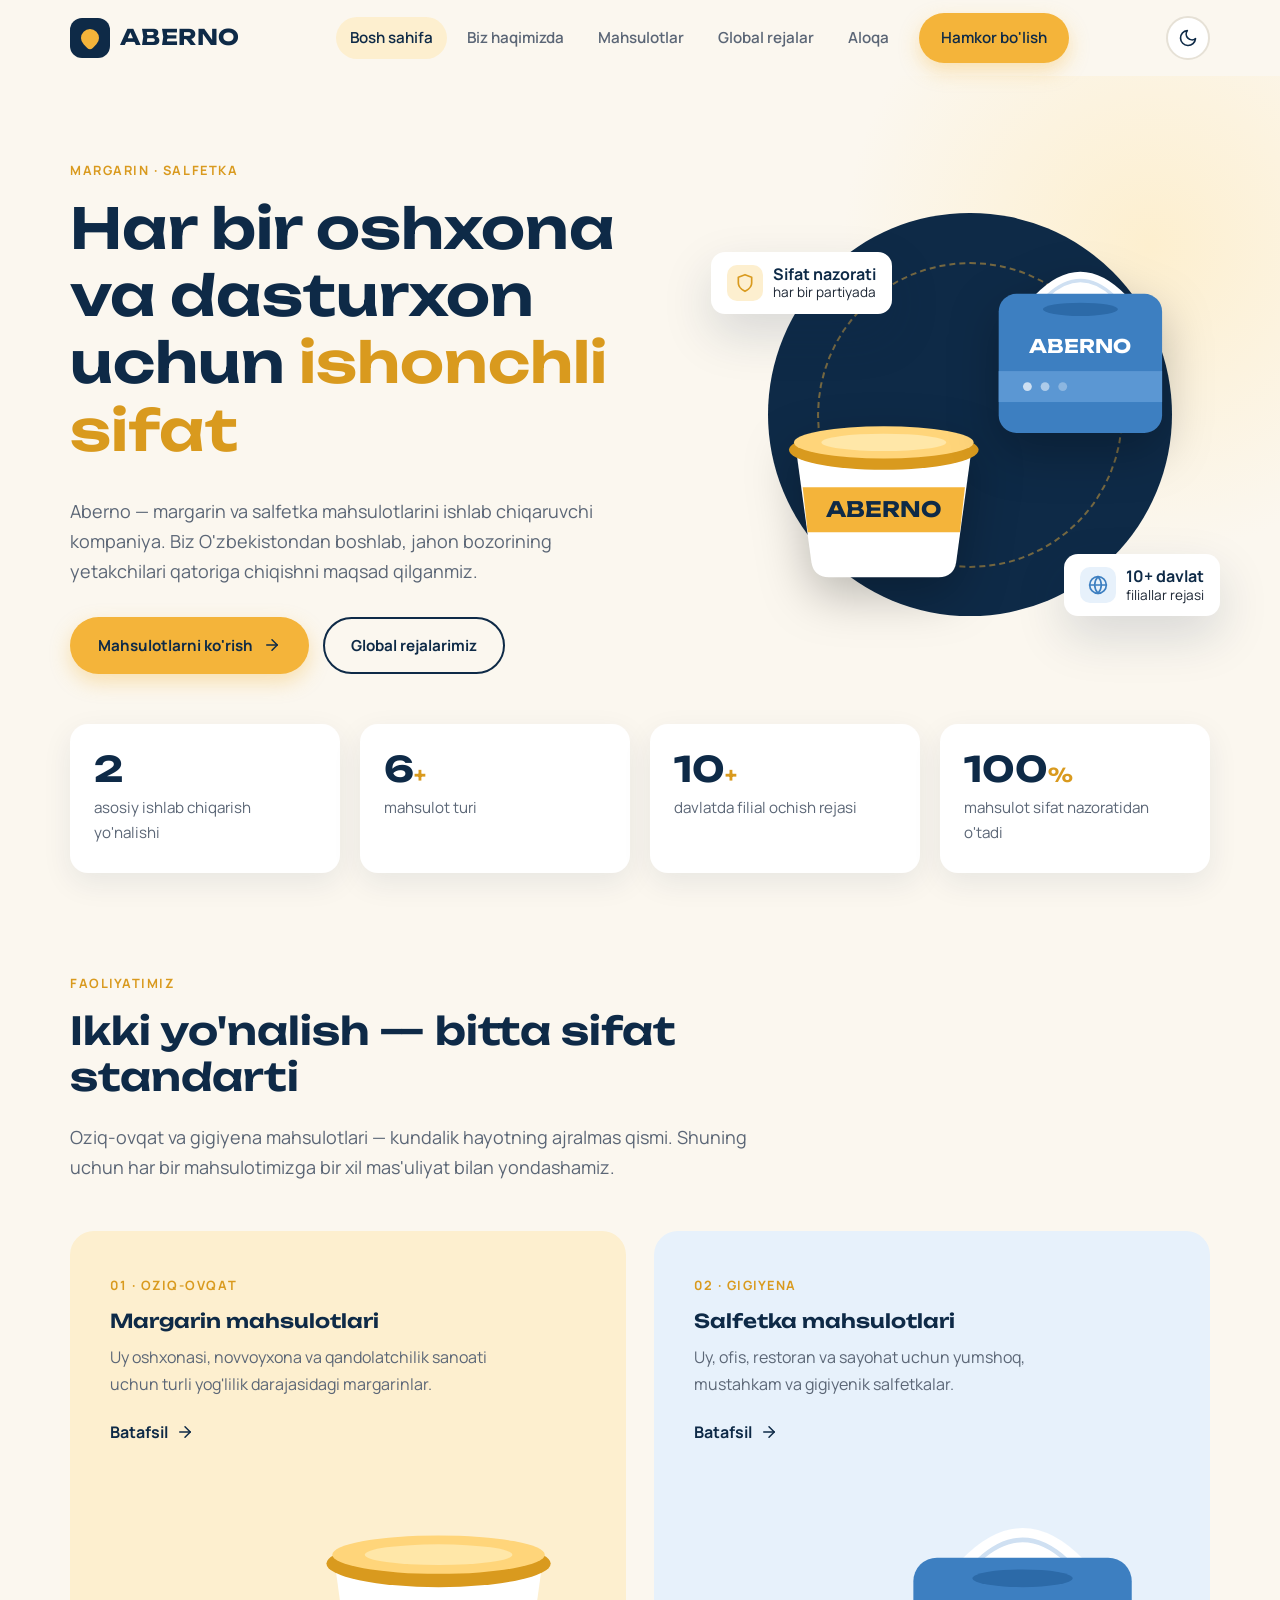
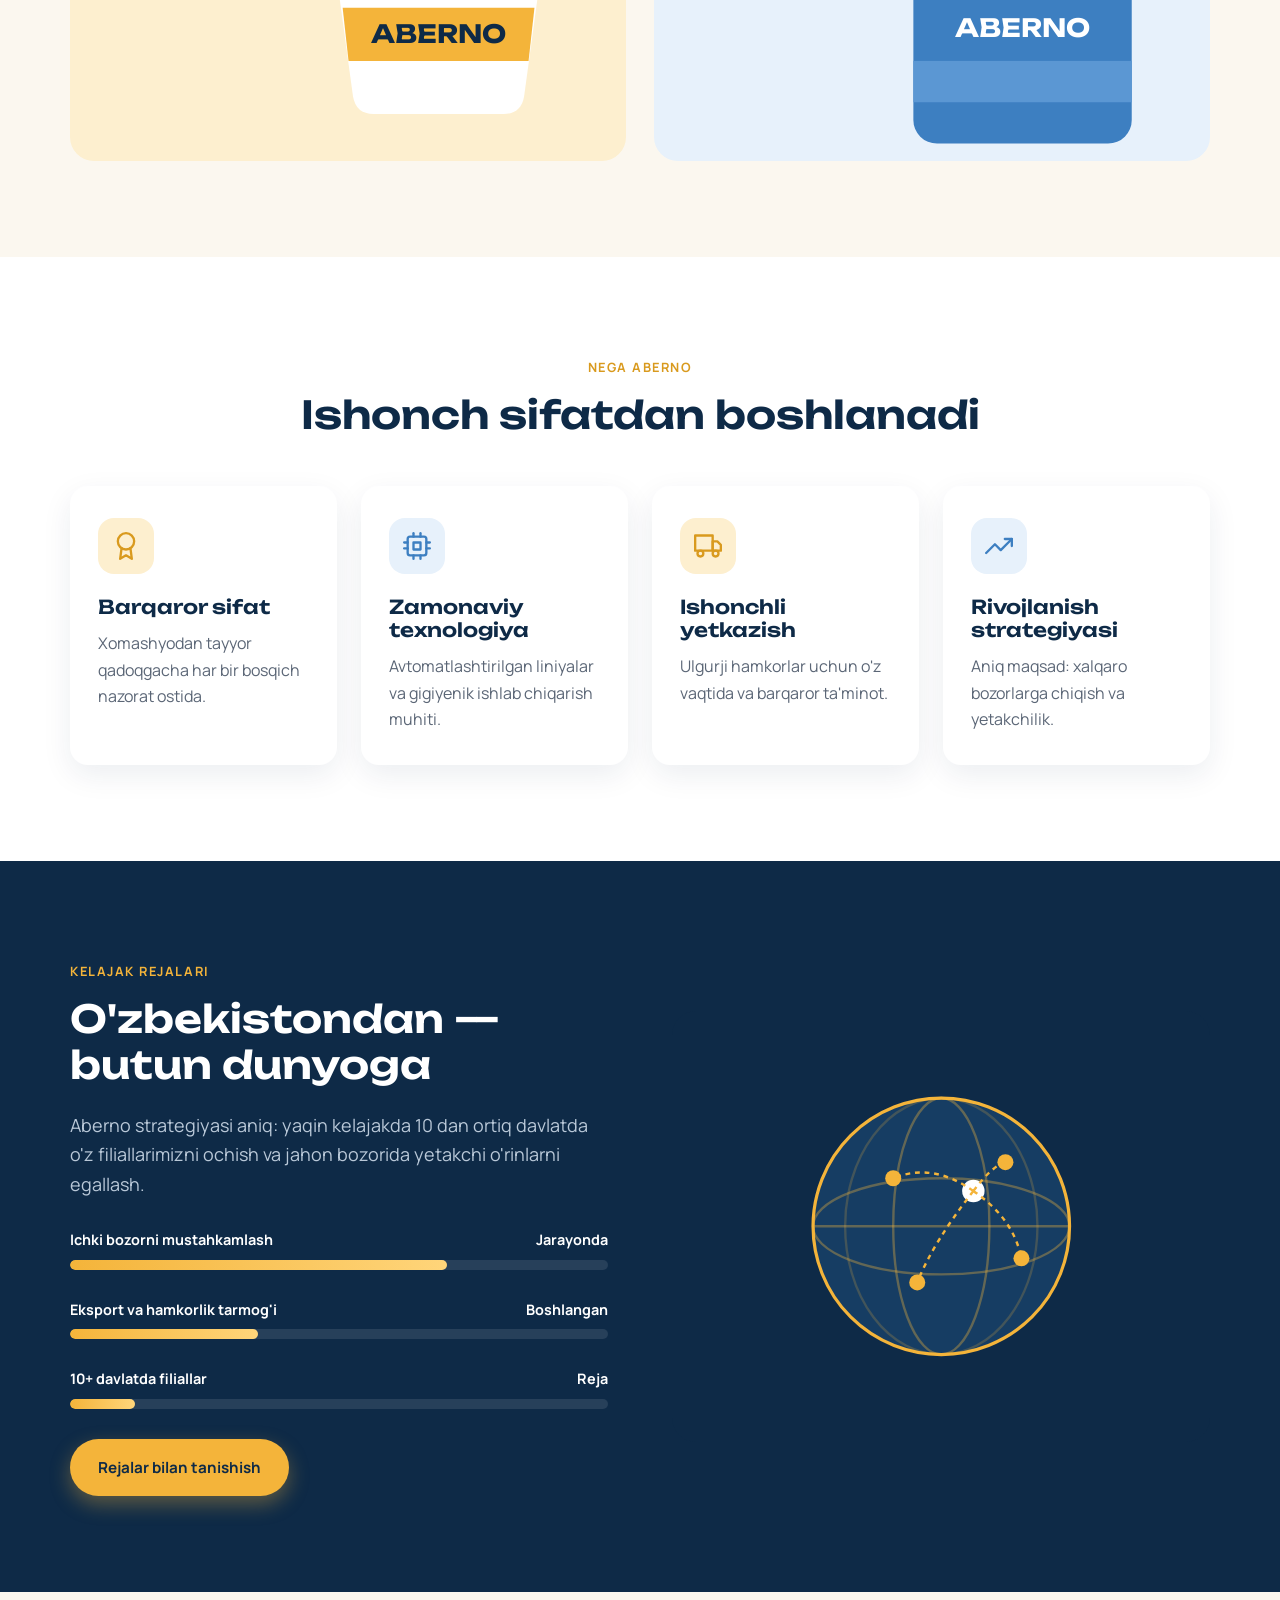
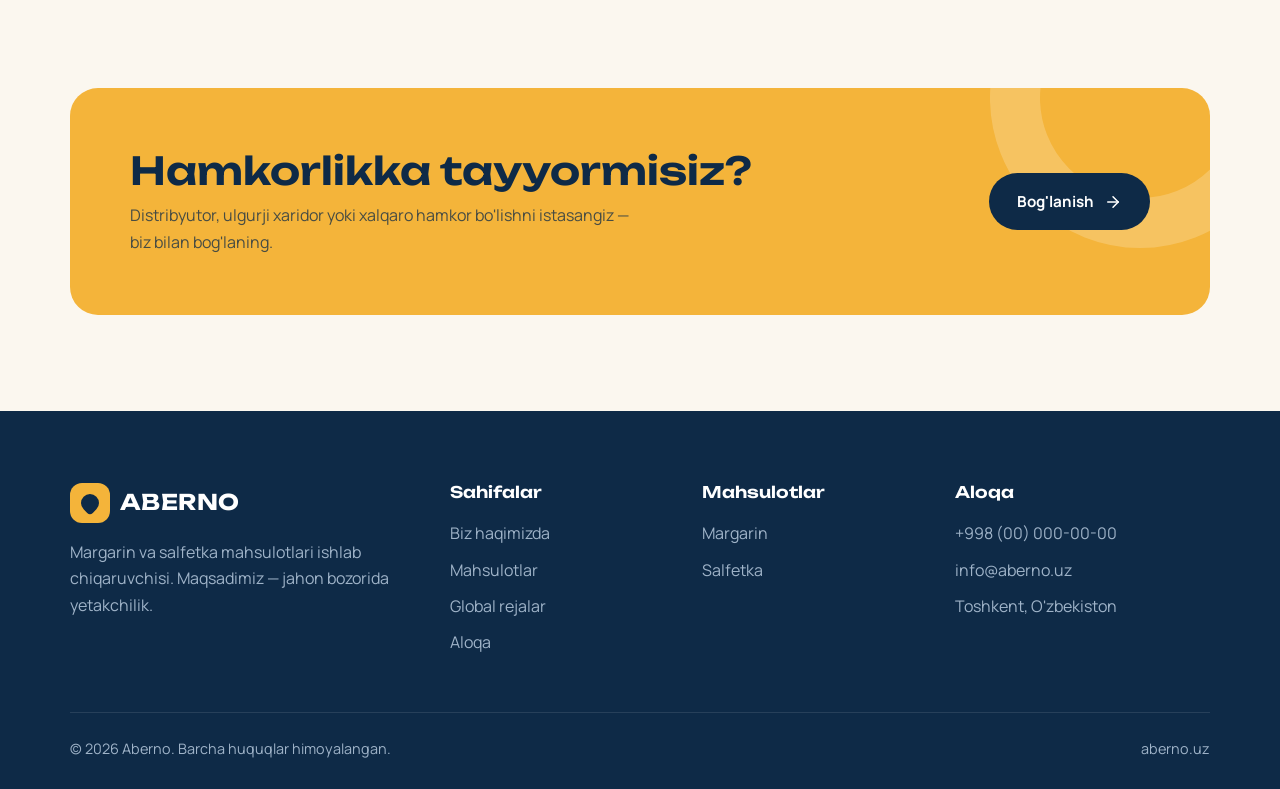
<file: index.html>
<!DOCTYPE html>
<html lang="uz">
<head>
  <meta charset="UTF-8">
  <meta name="viewport" content="width=device-width, initial-scale=1.0">
  <title>Aberno — margarin va salfetka ishlab chiqaruvchi</title>
  <meta name="description" content="Aberno — yuqori sifatli margarin va salfetka mahsulotlarini ishlab chiqaruvchi kompaniya. Maqsadimiz — jahon bozorida yetakchilik.">
  <link rel="preconnect" href="https://fonts.googleapis.com">
  <link rel="preconnect" href="https://fonts.gstatic.com" crossorigin>
  <link href="https://fonts.googleapis.com/css2?family=Manrope:wght@400;500;600;700&family=Unbounded:wght@500;600;700&display=swap" rel="stylesheet">
  <script>
    try {
      var t = localStorage.getItem("aberno-theme");
      if (t === "light" || t === "dark") document.documentElement.dataset.theme = t;
    } catch (e) {}
  </script>
  <link rel="stylesheet" href="css/style.css">
</head>
<body>

  <!-- ===== Header ===== -->
  <header class="header">
    <div class="container header__inner">
      <a href="index.html" class="logo" aria-label="Aberno bosh sahifa">
        <span class="logo__mark"><span></span></span>
        ABERNO
      </a>
      <nav class="nav" aria-label="Asosiy menyu">
        <a href="index.html">Bosh sahifa</a>
        <a href="about.html">Biz haqimizda</a>
        <a href="products.html">Mahsulotlar</a>
        <a href="global.html">Global rejalar</a>
        <a href="contact.html">Aloqa</a>
        <a href="contact.html" class="btn btn--gold">Hamkor bo'lish</a>
      </nav>
      <div class="header__actions">
        <button class="theme-toggle" type="button" aria-label="Mavzuni almashtirish">
          <svg class="icon-moon" viewBox="0 0 24 24" fill="none" stroke="currentColor" stroke-width="2" stroke-linecap="round" stroke-linejoin="round"><path d="M21 12.79A9 9 0 1 1 11.21 3 7 7 0 0 0 21 12.79z"/></svg>
          <svg class="icon-sun" viewBox="0 0 24 24" fill="none" stroke="currentColor" stroke-width="2" stroke-linecap="round" stroke-linejoin="round"><circle cx="12" cy="12" r="5"/><line x1="12" y1="1" x2="12" y2="3"/><line x1="12" y1="21" x2="12" y2="23"/><line x1="4.22" y1="4.22" x2="5.64" y2="5.64"/><line x1="18.36" y1="18.36" x2="19.78" y2="19.78"/><line x1="1" y1="12" x2="3" y2="12"/><line x1="21" y1="12" x2="23" y2="12"/><line x1="4.22" y1="19.78" x2="5.64" y2="18.36"/><line x1="18.36" y1="5.64" x2="19.78" y2="4.22"/></svg>
        </button>
        <button class="burger" aria-label="Menyuni ochish" aria-expanded="false">
          <span></span><span></span><span></span>
        </button>
      </div>
    </div>
  </header>

  <main>
    <!-- ===== Hero ===== -->
    <section class="hero">
      <div class="container hero__grid">
        <div class="reveal">
          <span class="eyebrow">Margarin · Salfetka</span>
          <h1>Har bir oshxona va dasturxon uchun <span>ishonchli sifat</span></h1>
          <p class="lead">Aberno — margarin va salfetka mahsulotlarini ishlab chiqaruvchi kompaniya. Biz O'zbekistondan boshlab, jahon bozorining yetakchilari qatoriga chiqishni maqsad qilganmiz.</p>
          <div class="hero__actions">
            <a href="products.html" class="btn btn--gold">
              Mahsulotlarni ko'rish
              <svg viewBox="0 0 24 24" fill="none" stroke="currentColor" stroke-width="2" stroke-linecap="round" stroke-linejoin="round"><line x1="5" y1="12" x2="19" y2="12"/><polyline points="12 5 19 12 12 19"/></svg>
            </a>
            <a href="global.html" class="btn btn--outline">Global rejalarimiz</a>
          </div>
        </div>

        <div class="hero__visual reveal" aria-hidden="true">
          <div class="hero__circle"></div>

          <!-- Margarin qutisi -->
          <svg class="hero__item hero__item--tub" viewBox="0 0 200 170">
            <path d="M30 62 L170 62 L158 150 Q156 162 144 162 L56 162 Q44 162 42 150 Z" fill="#ffffff"/>
            <path d="M35 90 L165 90 L161 126 L39 126 Z" fill="#f4b43a"/>
            <text x="100" y="114" text-anchor="middle" font-family="Unbounded, sans-serif" font-size="17" font-weight="700" fill="#0e2a47">ABERNO</text>
            <ellipse cx="100" cy="60" rx="76" ry="16" fill="#d99a1e"/>
            <ellipse cx="100" cy="54" rx="72" ry="13" fill="#ffd57a"/>
            <ellipse cx="100" cy="54" rx="50" ry="7" fill="#ffe7a8"/>
          </svg>

          <!-- Salfetka qadoq -->
          <svg class="hero__item hero__item--pack" viewBox="0 0 200 200">
            <path d="M58 58 Q100 14 142 58 Z" fill="#ffffff"/>
            <path d="M70 58 Q100 30 130 58" fill="none" stroke="#cfe0f2" stroke-width="3"/>
            <rect x="26" y="56" width="148" height="126" rx="16" fill="#3d7fc1"/>
            <rect x="26" y="126" width="148" height="28" fill="#5b97d3"/>
            <ellipse cx="100" cy="70" rx="34" ry="6" fill="#2c6aa8"/>
            <text x="100" y="110" text-anchor="middle" font-family="Unbounded, sans-serif" font-size="17" font-weight="700" fill="#ffffff">ABERNO</text>
            <circle cx="52" cy="140" r="4" fill="#ffffff" opacity=".7"/>
            <circle cx="68" cy="140" r="4" fill="#ffffff" opacity=".5"/>
            <circle cx="84" cy="140" r="4" fill="#ffffff" opacity=".3"/>
          </svg>

          <div class="hero__badge hero__badge--1">
            <span class="dot dot--gold">
              <svg viewBox="0 0 24 24" fill="none" stroke="currentColor" stroke-width="2" stroke-linecap="round" stroke-linejoin="round"><path d="M12 22s8-4 8-10V5l-8-3-8 3v7c0 6 8 10 8 10z"/></svg>
            </span>
            <div><strong>Sifat nazorati</strong>har bir partiyada</div>
          </div>
          <div class="hero__badge hero__badge--2">
            <span class="dot dot--sky">
              <svg viewBox="0 0 24 24" fill="none" stroke="currentColor" stroke-width="2" stroke-linecap="round" stroke-linejoin="round"><circle cx="12" cy="12" r="10"/><line x1="2" y1="12" x2="22" y2="12"/><path d="M12 2a15.3 15.3 0 0 1 4 10 15.3 15.3 0 0 1-4 10 15.3 15.3 0 0 1-4-10 15.3 15.3 0 0 1 4-10z"/></svg>
            </span>
            <div><strong>10+ davlat</strong>filiallar rejasi</div>
          </div>
        </div>
      </div>
    </section>

    <!-- ===== Statistika ===== -->
    <section>
      <div class="container">
        <div class="stats">
          <div class="stat reveal">
            <div class="stat__num"><span data-count="2">0</span></div>
            <p>asosiy ishlab chiqarish yo'nalishi</p>
          </div>
          <div class="stat reveal">
            <div class="stat__num"><span data-count="6">0</span><small>+</small></div>
            <p>mahsulot turi</p>
          </div>
          <div class="stat reveal">
            <div class="stat__num"><span data-count="10">0</span><small>+</small></div>
            <p>davlatda filial ochish rejasi</p>
          </div>
          <div class="stat reveal">
            <div class="stat__num"><span data-count="100">0</span><small>%</small></div>
            <p>mahsulot sifat nazoratidan o'tadi</p>
          </div>
        </div>
      </div>
    </section>

    <!-- ===== Yo'nalishlar ===== -->
    <section class="section">
      <div class="container">
        <div class="section-head reveal">
          <span class="eyebrow">Faoliyatimiz</span>
          <h2>Ikki yo'nalish — bitta sifat standarti</h2>
          <p class="lead">Oziq-ovqat va gigiyena mahsulotlari — kundalik hayotning ajralmas qismi. Shuning uchun har bir mahsulotimizga bir xil mas'uliyat bilan yondashamiz.</p>
        </div>

        <div class="split">
          <a href="products.html#margarin" class="direction direction--gold reveal">
            <span class="eyebrow">01 · Oziq-ovqat</span>
            <h3>Margarin mahsulotlari</h3>
            <p>Uy oshxonasi, novvoyxona va qandolatchilik sanoati uchun turli yog'lilik darajasidagi margarinlar.</p>
            <span class="direction__link">
              Batafsil
              <svg viewBox="0 0 24 24" fill="none" stroke="currentColor" stroke-width="2" stroke-linecap="round" stroke-linejoin="round"><line x1="5" y1="12" x2="19" y2="12"/><polyline points="12 5 19 12 12 19"/></svg>
            </span>
            <svg class="direction__art" viewBox="0 0 200 170" aria-hidden="true">
              <path d="M30 62 L170 62 L158 150 Q156 162 144 162 L56 162 Q44 162 42 150 Z" fill="#ffffff"/>
              <path d="M35 90 L165 90 L161 126 L39 126 Z" fill="#f4b43a"/>
              <text x="100" y="114" text-anchor="middle" font-family="Unbounded, sans-serif" font-size="17" font-weight="700" fill="#0e2a47">ABERNO</text>
              <ellipse cx="100" cy="60" rx="76" ry="16" fill="#d99a1e"/>
              <ellipse cx="100" cy="54" rx="72" ry="13" fill="#ffd57a"/>
              <ellipse cx="100" cy="54" rx="50" ry="7" fill="#ffe7a8"/>
            </svg>
          </a>

          <a href="products.html#salfetka" class="direction direction--sky reveal">
            <span class="eyebrow">02 · Gigiyena</span>
            <h3>Salfetka mahsulotlari</h3>
            <p>Uy, ofis, restoran va sayohat uchun yumshoq, mustahkam va gigiyenik salfetkalar.</p>
            <span class="direction__link">
              Batafsil
              <svg viewBox="0 0 24 24" fill="none" stroke="currentColor" stroke-width="2" stroke-linecap="round" stroke-linejoin="round"><line x1="5" y1="12" x2="19" y2="12"/><polyline points="12 5 19 12 12 19"/></svg>
            </span>
            <svg class="direction__art" viewBox="0 0 200 200" aria-hidden="true">
              <path d="M58 58 Q100 14 142 58 Z" fill="#ffffff"/>
              <path d="M70 58 Q100 30 130 58" fill="none" stroke="#cfe0f2" stroke-width="3"/>
              <rect x="26" y="56" width="148" height="126" rx="16" fill="#3d7fc1"/>
              <rect x="26" y="126" width="148" height="28" fill="#5b97d3"/>
              <ellipse cx="100" cy="70" rx="34" ry="6" fill="#2c6aa8"/>
              <text x="100" y="110" text-anchor="middle" font-family="Unbounded, sans-serif" font-size="17" font-weight="700" fill="#ffffff">ABERNO</text>
            </svg>
          </a>
        </div>
      </div>
    </section>

    <!-- ===== Nega Aberno ===== -->
    <section class="section section--white">
      <div class="container">
        <div class="section-head section-head--center reveal">
          <span class="eyebrow">Nega Aberno</span>
          <h2>Ishonch sifatdan boshlanadi</h2>
        </div>

        <div class="cards cards--4">
          <div class="card reveal">
            <div class="card__icon">
              <svg viewBox="0 0 24 24" fill="none" stroke="currentColor" stroke-width="2" stroke-linecap="round" stroke-linejoin="round"><circle cx="12" cy="8" r="7"/><polyline points="8.21 13.89 7 23 12 20 17 23 15.79 13.88"/></svg>
            </div>
            <h3>Barqaror sifat</h3>
            <p>Xomashyodan tayyor qadoqgacha har bir bosqich nazorat ostida.</p>
          </div>
          <div class="card reveal">
            <div class="card__icon card__icon--sky">
              <svg viewBox="0 0 24 24" fill="none" stroke="currentColor" stroke-width="2" stroke-linecap="round" stroke-linejoin="round"><rect x="4" y="4" width="16" height="16" rx="2"/><rect x="9" y="9" width="6" height="6"/><line x1="9" y1="1" x2="9" y2="4"/><line x1="15" y1="1" x2="15" y2="4"/><line x1="9" y1="20" x2="9" y2="23"/><line x1="15" y1="20" x2="15" y2="23"/><line x1="20" y1="9" x2="23" y2="9"/><line x1="20" y1="14" x2="23" y2="14"/><line x1="1" y1="9" x2="4" y2="9"/><line x1="1" y1="14" x2="4" y2="14"/></svg>
            </div>
            <h3>Zamonaviy texnologiya</h3>
            <p>Avtomatlashtirilgan liniyalar va gigiyenik ishlab chiqarish muhiti.</p>
          </div>
          <div class="card reveal">
            <div class="card__icon">
              <svg viewBox="0 0 24 24" fill="none" stroke="currentColor" stroke-width="2" stroke-linecap="round" stroke-linejoin="round"><rect x="1" y="3" width="15" height="13"/><polygon points="16 8 20 8 23 11 23 16 16 16 16 8"/><circle cx="5.5" cy="18.5" r="2.5"/><circle cx="18.5" cy="18.5" r="2.5"/></svg>
            </div>
            <h3>Ishonchli yetkazish</h3>
            <p>Ulgurji hamkorlar uchun o'z vaqtida va barqaror ta'minot.</p>
          </div>
          <div class="card reveal">
            <div class="card__icon card__icon--sky">
              <svg viewBox="0 0 24 24" fill="none" stroke="currentColor" stroke-width="2" stroke-linecap="round" stroke-linejoin="round"><polyline points="23 6 13.5 15.5 8.5 10.5 1 18"/><polyline points="17 6 23 6 23 12"/></svg>
            </div>
            <h3>Rivojlanish strategiyasi</h3>
            <p>Aniq maqsad: xalqaro bozorlarga chiqish va yetakchilik.</p>
          </div>
        </div>
      </div>
    </section>

    <!-- ===== Global qarash ===== -->
    <section class="section section--navy">
      <div class="container feature">
        <div class="reveal">
          <span class="eyebrow">Kelajak rejalari</span>
          <h2>O'zbekistondan — butun dunyoga</h2>
          <p class="lead">Aberno strategiyasi aniq: yaqin kelajakda 10 dan ortiq davlatda o'z filiallarimizni ochish va jahon bozorida yetakchi o'rinlarni egallash.</p>

          <div class="progress">
            <div class="progress__top"><span>Ichki bozorni mustahkamlash</span><span>Jarayonda</span></div>
            <div class="progress__bar"><div class="progress__fill" data-width="70"></div></div>
          </div>
          <div class="progress">
            <div class="progress__top"><span>Eksport va hamkorlik tarmog'i</span><span>Boshlangan</span></div>
            <div class="progress__bar"><div class="progress__fill" data-width="35"></div></div>
          </div>
          <div class="progress">
            <div class="progress__top"><span>10+ davlatda filiallar</span><span>Reja</span></div>
            <div class="progress__bar"><div class="progress__fill" data-width="12"></div></div>
          </div>

          <div class="hero__actions">
            <a href="global.html" class="btn btn--gold">Rejalar bilan tanishish</a>
          </div>
        </div>

        <div class="feature__media reveal" aria-hidden="true">
          <svg viewBox="0 0 200 200">
            <circle cx="100" cy="100" r="80" fill="#163d63"/>
            <ellipse cx="100" cy="100" rx="80" ry="30" fill="none" stroke="#f4b43a" stroke-opacity=".35" stroke-width="1.5"/>
            <ellipse cx="100" cy="100" rx="30" ry="80" fill="none" stroke="#f4b43a" stroke-opacity=".35" stroke-width="1.5"/>
            <ellipse cx="100" cy="100" rx="60" ry="80" fill="none" stroke="#f4b43a" stroke-opacity=".2" stroke-width="1.5"/>
            <line x1="20" y1="100" x2="180" y2="100" stroke="#f4b43a" stroke-opacity=".35" stroke-width="1.5"/>
            <circle cx="100" cy="100" r="80" fill="none" stroke="#f4b43a" stroke-width="2"/>
            <circle cx="120" cy="78" r="7" fill="#ffffff"/>
            <circle cx="70" cy="70" r="5" fill="#f4b43a"/>
            <circle cx="150" cy="120" r="5" fill="#f4b43a"/>
            <circle cx="85" cy="135" r="5" fill="#f4b43a"/>
            <circle cx="140" cy="60" r="5" fill="#f4b43a"/>
            <path d="M120 78 Q95 60 70 70 M120 78 Q145 95 150 120 M120 78 Q95 110 85 135 M120 78 Q132 62 140 60" fill="none" stroke="#f4b43a" stroke-width="1.5" stroke-dasharray="3 3"/>
          </svg>
        </div>
      </div>
    </section>

    <!-- ===== CTA ===== -->
    <section class="section">
      <div class="container">
        <div class="cta reveal">
          <div>
            <h2>Hamkorlikka tayyormisiz?</h2>
            <p>Distribyutor, ulgurji xaridor yoki xalqaro hamkor bo'lishni istasangiz — biz bilan bog'laning.</p>
          </div>
          <a href="contact.html" class="btn btn--navy">
            Bog'lanish
            <svg viewBox="0 0 24 24" fill="none" stroke="currentColor" stroke-width="2" stroke-linecap="round" stroke-linejoin="round"><line x1="5" y1="12" x2="19" y2="12"/><polyline points="12 5 19 12 12 19"/></svg>
          </a>
        </div>
      </div>
    </section>
  </main>

  <!-- ===== Footer ===== -->
  <footer class="footer">
    <div class="container">
      <div class="footer__grid">
        <div>
          <a href="index.html" class="logo"><span class="logo__mark"><span></span></span>ABERNO</a>
          <p>Margarin va salfetka mahsulotlari ishlab chiqaruvchisi. Maqsadimiz — jahon bozorida yetakchilik.</p>
        </div>
        <div>
          <h4>Sahifalar</h4>
          <ul>
            <li><a href="about.html">Biz haqimizda</a></li>
            <li><a href="products.html">Mahsulotlar</a></li>
            <li><a href="global.html">Global rejalar</a></li>
            <li><a href="contact.html">Aloqa</a></li>
          </ul>
        </div>
        <div>
          <h4>Mahsulotlar</h4>
          <ul>
            <li><a href="products.html#margarin">Margarin</a></li>
            <li><a href="products.html#salfetka">Salfetka</a></li>
          </ul>
        </div>
        <div>
          <h4>Aloqa</h4>
          <ul>
            <li><a href="tel:+998000000000">+998 (00) 000-00-00</a></li>
            <li><a href="mailto:info@aberno.uz">info@aberno.uz</a></li>
            <li>Toshkent, O'zbekiston</li>
          </ul>
        </div>
      </div>
      <div class="footer__bottom">
        <span>© <span data-year></span> Aberno. Barcha huquqlar himoyalangan.</span>
        <span>aberno.uz</span>
      </div>
    </div>
  </footer>

  <script src="js/main.js"></script>
</body>
</html>
</file>
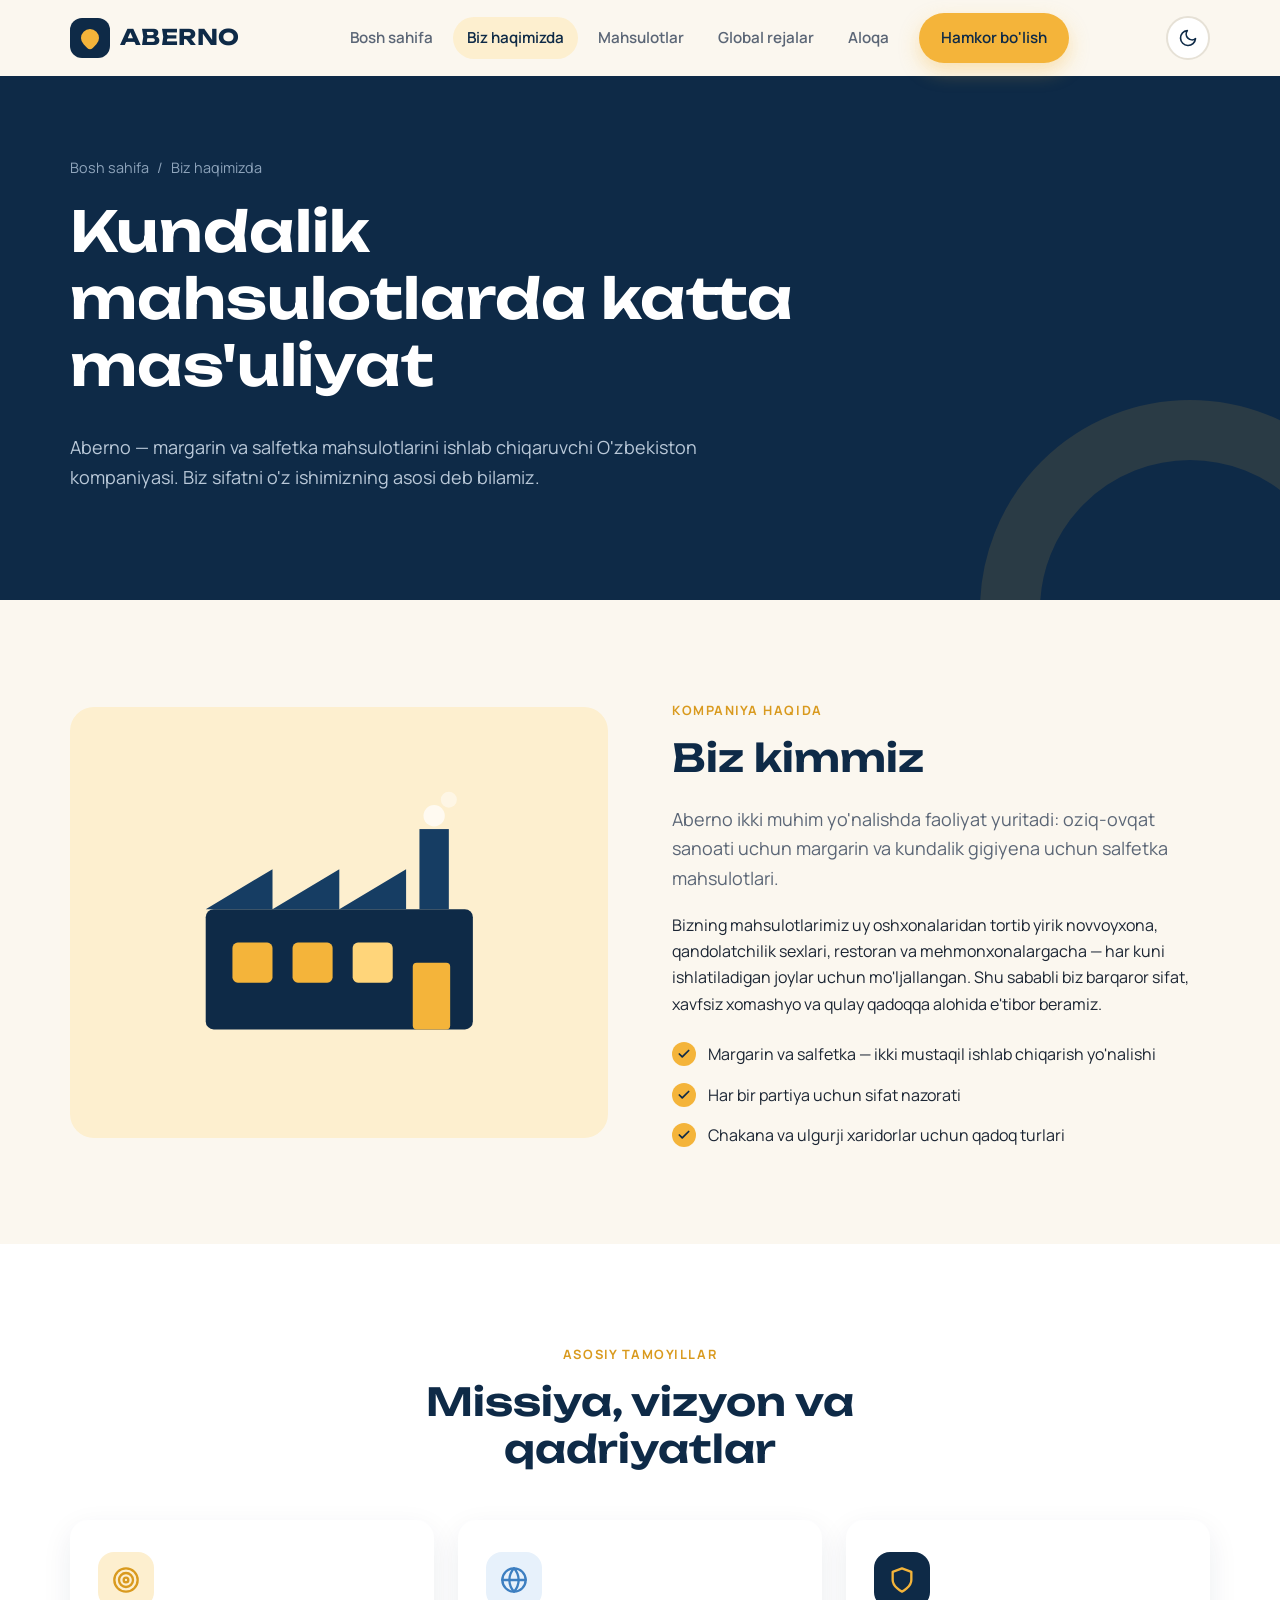
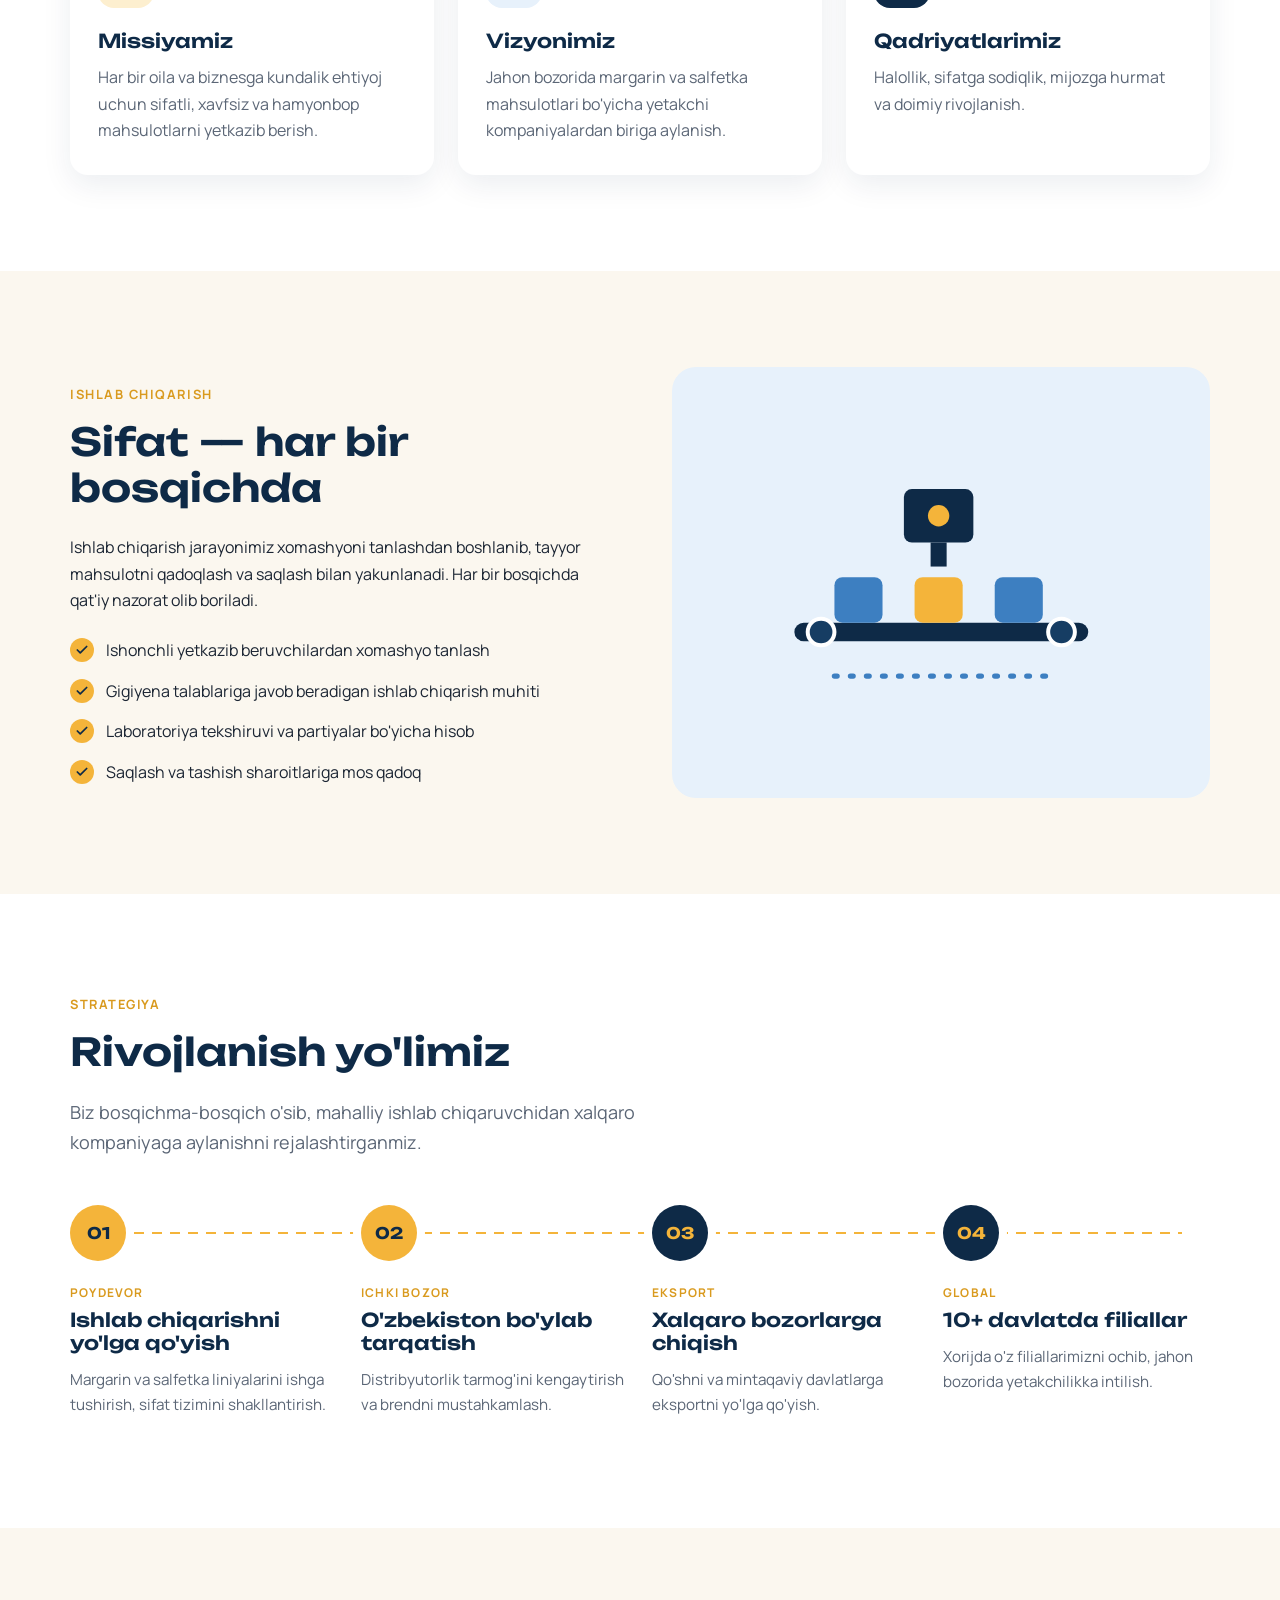
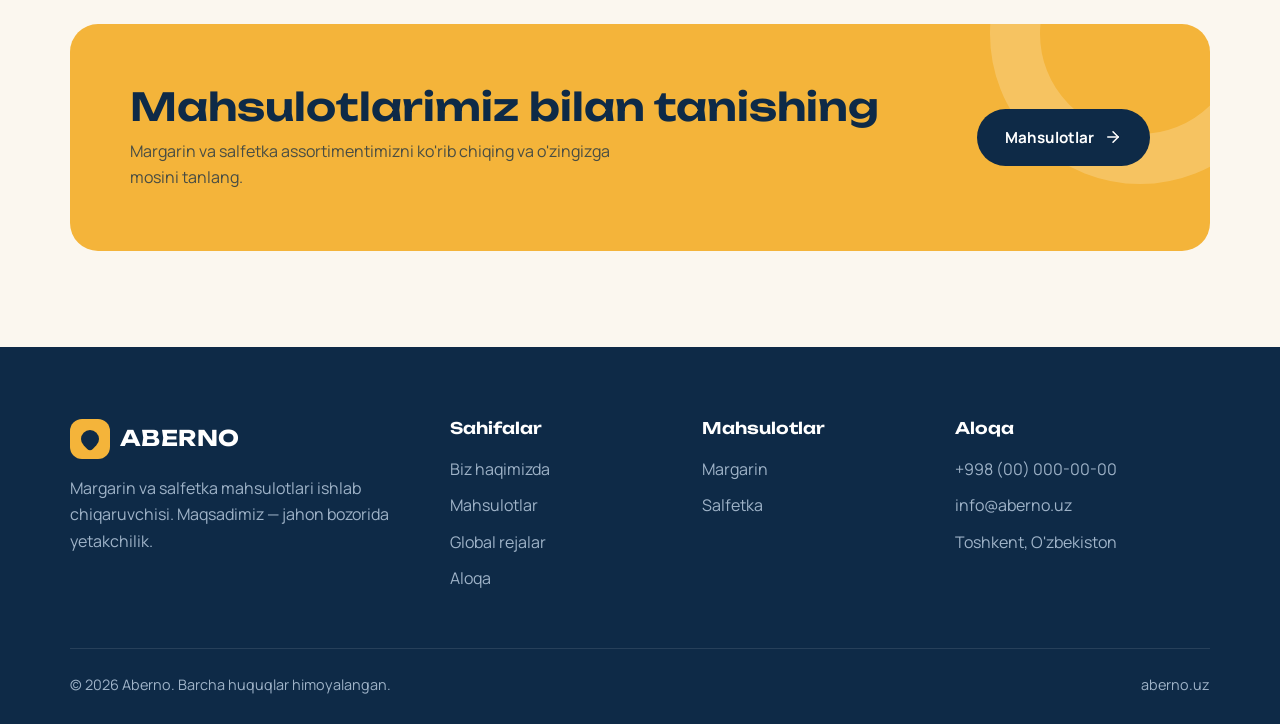
<file: about.html>
<!DOCTYPE html>
<html lang="uz">
<head>
  <meta charset="UTF-8">
  <meta name="viewport" content="width=device-width, initial-scale=1.0">
  <title>Biz haqimizda — Aberno</title>
  <meta name="description" content="Aberno kompaniyasi haqida: missiya, qadriyatlar va rivojlanish yo'li.">
  <link rel="preconnect" href="https://fonts.googleapis.com">
  <link rel="preconnect" href="https://fonts.gstatic.com" crossorigin>
  <link href="https://fonts.googleapis.com/css2?family=Manrope:wght@400;500;600;700&family=Unbounded:wght@500;600;700&display=swap" rel="stylesheet">
  <script>
    try {
      var t = localStorage.getItem("aberno-theme");
      if (t === "light" || t === "dark") document.documentElement.dataset.theme = t;
    } catch (e) {}
  </script>
  <link rel="stylesheet" href="css/style.css">
</head>
<body>

  <!-- ===== Header ===== -->
  <header class="header">
    <div class="container header__inner">
      <a href="index.html" class="logo" aria-label="Aberno bosh sahifa">
        <span class="logo__mark"><span></span></span>
        ABERNO
      </a>
      <nav class="nav" aria-label="Asosiy menyu">
        <a href="index.html">Bosh sahifa</a>
        <a href="about.html">Biz haqimizda</a>
        <a href="products.html">Mahsulotlar</a>
        <a href="global.html">Global rejalar</a>
        <a href="contact.html">Aloqa</a>
        <a href="contact.html" class="btn btn--gold">Hamkor bo'lish</a>
      </nav>
      <div class="header__actions">
        <button class="theme-toggle" type="button" aria-label="Mavzuni almashtirish">
          <svg class="icon-moon" viewBox="0 0 24 24" fill="none" stroke="currentColor" stroke-width="2" stroke-linecap="round" stroke-linejoin="round"><path d="M21 12.79A9 9 0 1 1 11.21 3 7 7 0 0 0 21 12.79z"/></svg>
          <svg class="icon-sun" viewBox="0 0 24 24" fill="none" stroke="currentColor" stroke-width="2" stroke-linecap="round" stroke-linejoin="round"><circle cx="12" cy="12" r="5"/><line x1="12" y1="1" x2="12" y2="3"/><line x1="12" y1="21" x2="12" y2="23"/><line x1="4.22" y1="4.22" x2="5.64" y2="5.64"/><line x1="18.36" y1="18.36" x2="19.78" y2="19.78"/><line x1="1" y1="12" x2="3" y2="12"/><line x1="21" y1="12" x2="23" y2="12"/><line x1="4.22" y1="19.78" x2="5.64" y2="18.36"/><line x1="18.36" y1="5.64" x2="19.78" y2="4.22"/></svg>
        </button>
        <button class="burger" aria-label="Menyuni ochish" aria-expanded="false">
          <span></span><span></span><span></span>
        </button>
      </div>
    </div>
  </header>

  <main>
    <section class="page-hero">
      <div class="container">
        <div class="breadcrumb"><a href="index.html">Bosh sahifa</a><span>/</span><span>Biz haqimizda</span></div>
        <h1>Kundalik mahsulotlarda katta mas'uliyat</h1>
        <p class="lead">Aberno — margarin va salfetka mahsulotlarini ishlab chiqaruvchi O'zbekiston kompaniyasi. Biz sifatni o'z ishimizning asosi deb bilamiz.</p>
      </div>
    </section>

    <!-- ===== Kompaniya haqida ===== -->
    <section class="section">
      <div class="container feature">
        <div class="feature__media feature__media--gold reveal" aria-hidden="true">
          <svg viewBox="0 0 240 200">
            <rect x="20" y="90" width="200" height="90" rx="6" fill="#0e2a47"/>
            <path d="M20 90 L70 60 L70 90 L120 60 L120 90 L170 60 L170 90 Z" fill="#163d63"/>
            <rect x="180" y="30" width="22" height="60" fill="#163d63"/>
            <rect x="40" y="115" width="30" height="30" rx="4" fill="#f4b43a"/>
            <rect x="85" y="115" width="30" height="30" rx="4" fill="#f4b43a"/>
            <rect x="130" y="115" width="30" height="30" rx="4" fill="#ffd57a"/>
            <rect x="175" y="130" width="28" height="50" rx="3" fill="#f4b43a"/>
            <circle cx="191" cy="20" r="8" fill="#ffffff" opacity=".7"/>
            <circle cx="202" cy="8" r="6" fill="#ffffff" opacity=".45"/>
          </svg>
        </div>
        <div class="reveal">
          <span class="eyebrow">Kompaniya haqida</span>
          <h2>Biz kimmiz</h2>
          <p class="lead">Aberno ikki muhim yo'nalishda faoliyat yuritadi: oziq-ovqat sanoati uchun margarin va kundalik gigiyena uchun salfetka mahsulotlari.</p>
          <p>Bizning mahsulotlarimiz uy oshxonalaridan tortib yirik novvoyxona, qandolatchilik sexlari, restoran va mehmonxonalargacha — har kuni ishlatiladigan joylar uchun mo'ljallangan. Shu sababli biz barqaror sifat, xavfsiz xomashyo va qulay qadoqqa alohida e'tibor beramiz.</p>
          <ul class="checklist">
            <li>Margarin va salfetka — ikki mustaqil ishlab chiqarish yo'nalishi</li>
            <li>Har bir partiya uchun sifat nazorati</li>
            <li>Chakana va ulgurji xaridorlar uchun qadoq turlari</li>
          </ul>
        </div>
      </div>
    </section>

    <!-- ===== Missiya / Vizyon / Qadriyatlar ===== -->
    <section class="section section--white">
      <div class="container">
        <div class="section-head section-head--center reveal">
          <span class="eyebrow">Asosiy tamoyillar</span>
          <h2>Missiya, vizyon va qadriyatlar</h2>
        </div>

        <div class="cards">
          <div class="card reveal">
            <div class="card__icon">
              <svg viewBox="0 0 24 24" fill="none" stroke="currentColor" stroke-width="2" stroke-linecap="round" stroke-linejoin="round"><circle cx="12" cy="12" r="10"/><circle cx="12" cy="12" r="6"/><circle cx="12" cy="12" r="2"/></svg>
            </div>
            <h3>Missiyamiz</h3>
            <p>Har bir oila va biznesga kundalik ehtiyoj uchun sifatli, xavfsiz va hamyonbop mahsulotlarni yetkazib berish.</p>
          </div>
          <div class="card reveal">
            <div class="card__icon card__icon--sky">
              <svg viewBox="0 0 24 24" fill="none" stroke="currentColor" stroke-width="2" stroke-linecap="round" stroke-linejoin="round"><circle cx="12" cy="12" r="10"/><line x1="2" y1="12" x2="22" y2="12"/><path d="M12 2a15.3 15.3 0 0 1 4 10 15.3 15.3 0 0 1-4 10 15.3 15.3 0 0 1-4-10 15.3 15.3 0 0 1 4-10z"/></svg>
            </div>
            <h3>Vizyonimiz</h3>
            <p>Jahon bozorida margarin va salfetka mahsulotlari bo'yicha yetakchi kompaniyalardan biriga aylanish.</p>
          </div>
          <div class="card reveal">
            <div class="card__icon card__icon--navy">
              <svg viewBox="0 0 24 24" fill="none" stroke="currentColor" stroke-width="2" stroke-linecap="round" stroke-linejoin="round"><path d="M12 22s8-4 8-10V5l-8-3-8 3v7c0 6 8 10 8 10z"/></svg>
            </div>
            <h3>Qadriyatlarimiz</h3>
            <p>Halollik, sifatga sodiqlik, mijozga hurmat va doimiy rivojlanish.</p>
          </div>
        </div>
      </div>
    </section>

    <!-- ===== Ishlab chiqarish ===== -->
    <section class="section">
      <div class="container feature feature--reverse">
        <div class="feature__media feature__media--sky reveal" aria-hidden="true">
          <svg viewBox="0 0 240 200">
            <rect x="10" y="130" width="220" height="14" rx="7" fill="#0e2a47"/>
            <circle cx="30" cy="137" r="10" fill="#163d63" stroke="#ffffff" stroke-width="3"/>
            <circle cx="210" cy="137" r="10" fill="#163d63" stroke="#ffffff" stroke-width="3"/>
            <rect x="40" y="96" width="36" height="34" rx="6" fill="#3d7fc1"/>
            <rect x="100" y="96" width="36" height="34" rx="6" fill="#f4b43a"/>
            <rect x="160" y="96" width="36" height="34" rx="6" fill="#3d7fc1"/>
            <rect x="92" y="30" width="52" height="40" rx="6" fill="#0e2a47"/>
            <rect x="112" y="70" width="12" height="18" fill="#0e2a47"/>
            <circle cx="118" cy="50" r="8" fill="#f4b43a"/>
            <path d="M40 170 h160" stroke="#3d7fc1" stroke-width="4" stroke-linecap="round" stroke-dasharray="2 10"/>
          </svg>
        </div>
        <div class="reveal">
          <span class="eyebrow">Ishlab chiqarish</span>
          <h2>Sifat — har bir bosqichda</h2>
          <p>Ishlab chiqarish jarayonimiz xomashyoni tanlashdan boshlanib, tayyor mahsulotni qadoqlash va saqlash bilan yakunlanadi. Har bir bosqichda qat'iy nazorat olib boriladi.</p>
          <ul class="checklist">
            <li>Ishonchli yetkazib beruvchilardan xomashyo tanlash</li>
            <li>Gigiyena talablariga javob beradigan ishlab chiqarish muhiti</li>
            <li>Laboratoriya tekshiruvi va partiyalar bo'yicha hisob</li>
            <li>Saqlash va tashish sharoitlariga mos qadoq</li>
          </ul>
        </div>
      </div>
    </section>

    <!-- ===== Rivojlanish yo'li ===== -->
    <section class="section section--white">
      <div class="container">
        <div class="section-head reveal">
          <span class="eyebrow">Strategiya</span>
          <h2>Rivojlanish yo'limiz</h2>
          <p class="lead">Biz bosqichma-bosqich o'sib, mahalliy ishlab chiqaruvchidan xalqaro kompaniyaga aylanishni rejalashtirganmiz.</p>
        </div>

        <div class="timeline">
          <div class="step step--done reveal">
            <div class="step__num">01</div>
            <span class="step__label">Poydevor</span>
            <h3>Ishlab chiqarishni yo'lga qo'yish</h3>
            <p>Margarin va salfetka liniyalarini ishga tushirish, sifat tizimini shakllantirish.</p>
          </div>
          <div class="step step--done reveal">
            <div class="step__num">02</div>
            <span class="step__label">Ichki bozor</span>
            <h3>O'zbekiston bo'ylab tarqatish</h3>
            <p>Distribyutorlik tarmog'ini kengaytirish va brendni mustahkamlash.</p>
          </div>
          <div class="step reveal">
            <div class="step__num">03</div>
            <span class="step__label">Eksport</span>
            <h3>Xalqaro bozorlarga chiqish</h3>
            <p>Qo'shni va mintaqaviy davlatlarga eksportni yo'lga qo'yish.</p>
          </div>
          <div class="step reveal">
            <div class="step__num">04</div>
            <span class="step__label">Global</span>
            <h3>10+ davlatda filiallar</h3>
            <p>Xorijda o'z filiallarimizni ochib, jahon bozorida yetakchilikka intilish.</p>
          </div>
        </div>
      </div>
    </section>

    <!-- ===== CTA ===== -->
    <section class="section">
      <div class="container">
        <div class="cta reveal">
          <div>
            <h2>Mahsulotlarimiz bilan tanishing</h2>
            <p>Margarin va salfetka assortimentimizni ko'rib chiqing va o'zingizga mosini tanlang.</p>
          </div>
          <a href="products.html" class="btn btn--navy">
            Mahsulotlar
            <svg viewBox="0 0 24 24" fill="none" stroke="currentColor" stroke-width="2" stroke-linecap="round" stroke-linejoin="round"><line x1="5" y1="12" x2="19" y2="12"/><polyline points="12 5 19 12 12 19"/></svg>
          </a>
        </div>
      </div>
    </section>
  </main>

  <!-- ===== Footer ===== -->
  <footer class="footer">
    <div class="container">
      <div class="footer__grid">
        <div>
          <a href="index.html" class="logo"><span class="logo__mark"><span></span></span>ABERNO</a>
          <p>Margarin va salfetka mahsulotlari ishlab chiqaruvchisi. Maqsadimiz — jahon bozorida yetakchilik.</p>
        </div>
        <div>
          <h4>Sahifalar</h4>
          <ul>
            <li><a href="about.html">Biz haqimizda</a></li>
            <li><a href="products.html">Mahsulotlar</a></li>
            <li><a href="global.html">Global rejalar</a></li>
            <li><a href="contact.html">Aloqa</a></li>
          </ul>
        </div>
        <div>
          <h4>Mahsulotlar</h4>
          <ul>
            <li><a href="products.html#margarin">Margarin</a></li>
            <li><a href="products.html#salfetka">Salfetka</a></li>
          </ul>
        </div>
        <div>
          <h4>Aloqa</h4>
          <ul>
            <li><a href="tel:+998000000000">+998 (00) 000-00-00</a></li>
            <li><a href="mailto:info@aberno.uz">info@aberno.uz</a></li>
            <li>Toshkent, O'zbekiston</li>
          </ul>
        </div>
      </div>
      <div class="footer__bottom">
        <span>© <span data-year></span> Aberno. Barcha huquqlar himoyalangan.</span>
        <span>aberno.uz</span>
      </div>
    </div>
  </footer>

  <script src="js/main.js"></script>
</body>
</html>
</file>
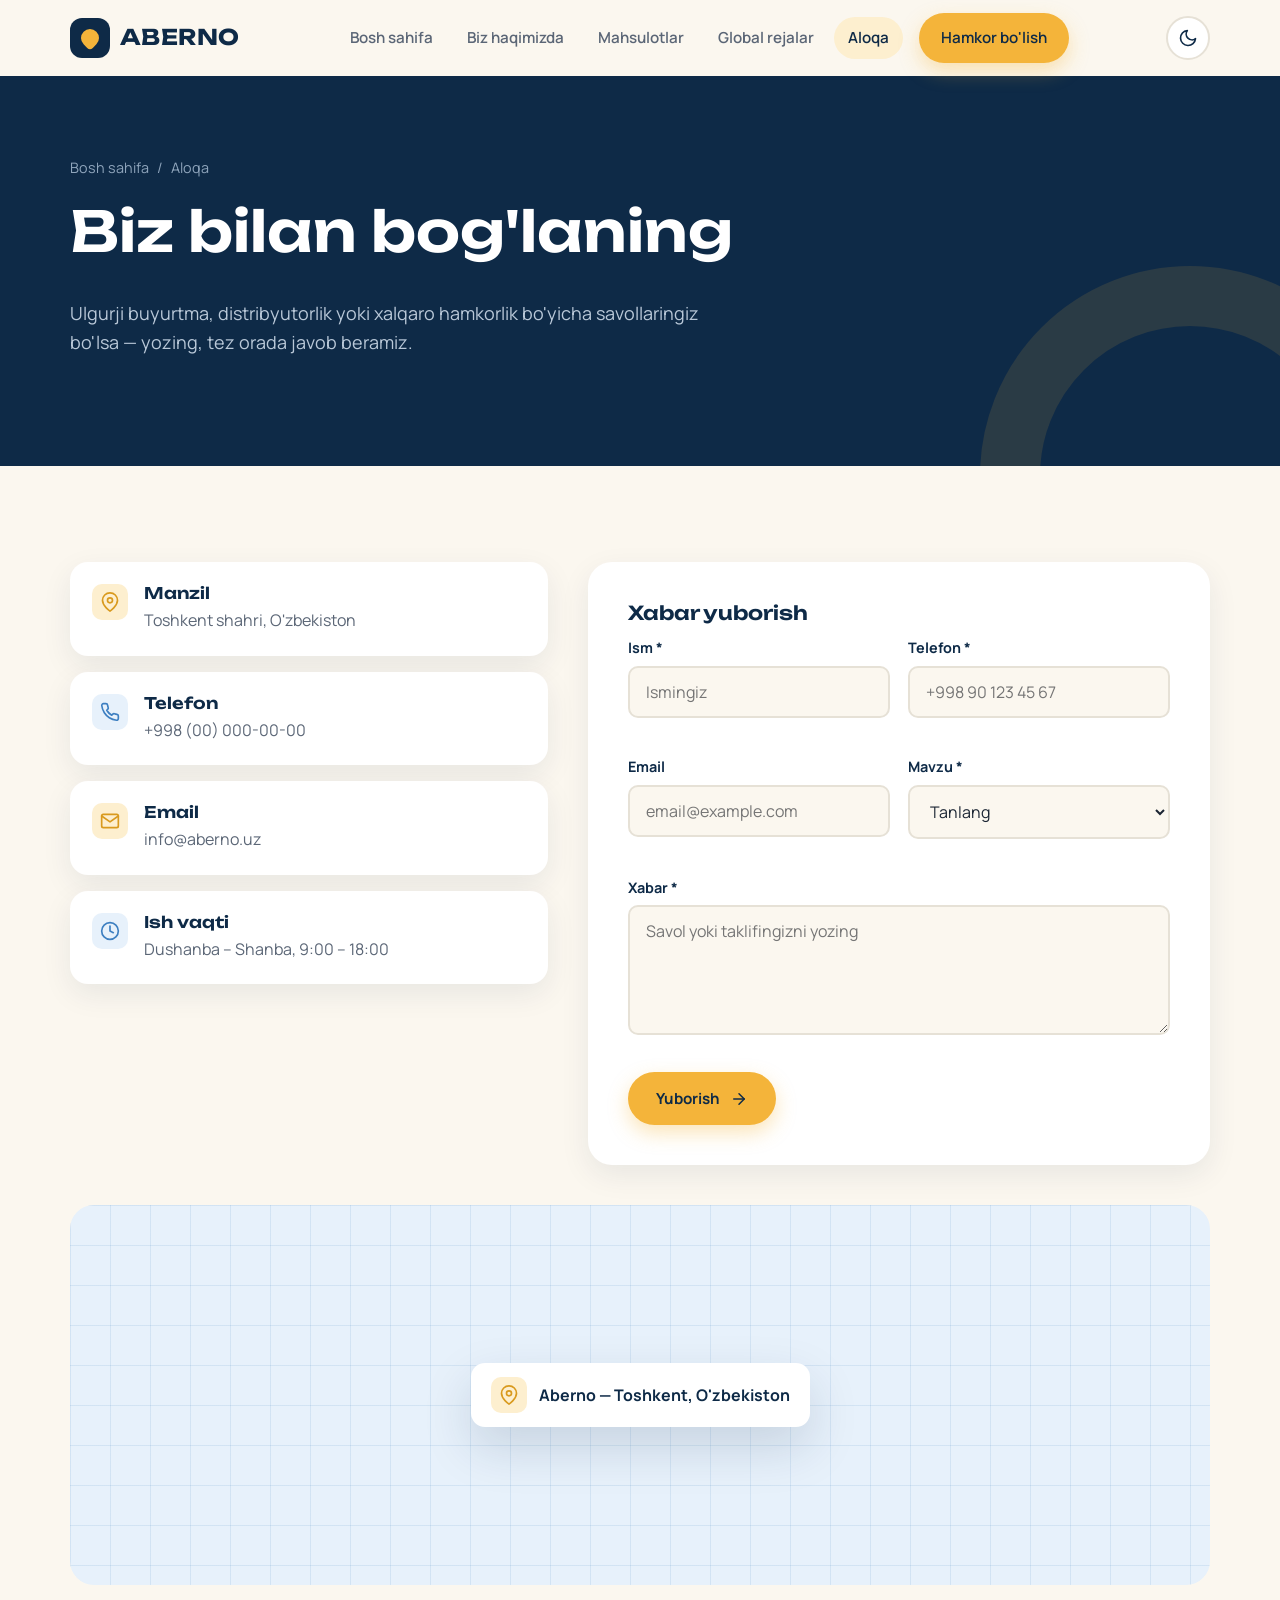
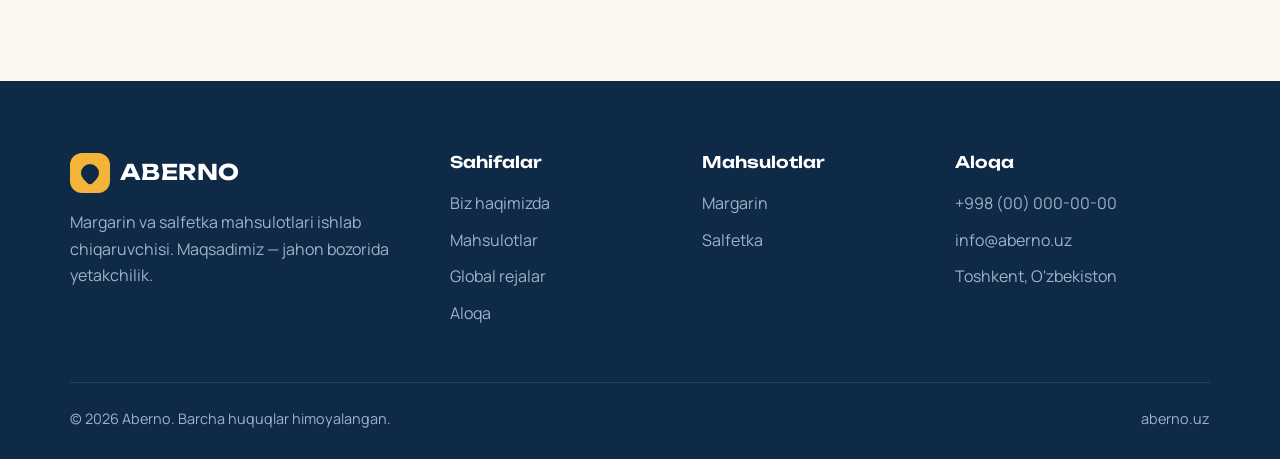
<file: contact.html>
<!DOCTYPE html>
<html lang="uz">
<head>
  <meta charset="UTF-8">
  <meta name="viewport" content="width=device-width, initial-scale=1.0">
  <title>Aloqa — Aberno</title>
  <meta name="description" content="Aberno bilan bog'lanish: hamkorlik, ulgurji buyurtmalar va xalqaro takliflar.">
  <link rel="preconnect" href="https://fonts.googleapis.com">
  <link rel="preconnect" href="https://fonts.gstatic.com" crossorigin>
  <link href="https://fonts.googleapis.com/css2?family=Manrope:wght@400;500;600;700&family=Unbounded:wght@500;600;700&display=swap" rel="stylesheet">
  <script>
    try {
      var t = localStorage.getItem("aberno-theme");
      if (t === "light" || t === "dark") document.documentElement.dataset.theme = t;
    } catch (e) {}
  </script>
  <link rel="stylesheet" href="css/style.css">
</head>
<body>

  <!-- ===== Header ===== -->
  <header class="header">
    <div class="container header__inner">
      <a href="index.html" class="logo" aria-label="Aberno bosh sahifa">
        <span class="logo__mark"><span></span></span>
        ABERNO
      </a>
      <nav class="nav" aria-label="Asosiy menyu">
        <a href="index.html">Bosh sahifa</a>
        <a href="about.html">Biz haqimizda</a>
        <a href="products.html">Mahsulotlar</a>
        <a href="global.html">Global rejalar</a>
        <a href="contact.html">Aloqa</a>
        <a href="contact.html" class="btn btn--gold">Hamkor bo'lish</a>
      </nav>
      <div class="header__actions">
        <button class="theme-toggle" type="button" aria-label="Mavzuni almashtirish">
          <svg class="icon-moon" viewBox="0 0 24 24" fill="none" stroke="currentColor" stroke-width="2" stroke-linecap="round" stroke-linejoin="round"><path d="M21 12.79A9 9 0 1 1 11.21 3 7 7 0 0 0 21 12.79z"/></svg>
          <svg class="icon-sun" viewBox="0 0 24 24" fill="none" stroke="currentColor" stroke-width="2" stroke-linecap="round" stroke-linejoin="round"><circle cx="12" cy="12" r="5"/><line x1="12" y1="1" x2="12" y2="3"/><line x1="12" y1="21" x2="12" y2="23"/><line x1="4.22" y1="4.22" x2="5.64" y2="5.64"/><line x1="18.36" y1="18.36" x2="19.78" y2="19.78"/><line x1="1" y1="12" x2="3" y2="12"/><line x1="21" y1="12" x2="23" y2="12"/><line x1="4.22" y1="19.78" x2="5.64" y2="18.36"/><line x1="18.36" y1="5.64" x2="19.78" y2="4.22"/></svg>
        </button>
        <button class="burger" aria-label="Menyuni ochish" aria-expanded="false">
          <span></span><span></span><span></span>
        </button>
      </div>
    </div>
  </header>

  <main>
    <section class="page-hero">
      <div class="container">
        <div class="breadcrumb"><a href="index.html">Bosh sahifa</a><span>/</span><span>Aloqa</span></div>
        <h1>Biz bilan bog'laning</h1>
        <p class="lead">Ulgurji buyurtma, distribyutorlik yoki xalqaro hamkorlik bo'yicha savollaringiz bo'lsa — yozing, tez orada javob beramiz.</p>
      </div>
    </section>

    <section class="section">
      <div class="container">
        <div class="contact-grid">
          <div class="contact-info reveal">
            <div class="contact-item">
              <span class="dot dot--gold">
                <svg viewBox="0 0 24 24" fill="none" stroke="currentColor" stroke-width="2" stroke-linecap="round" stroke-linejoin="round"><path d="M21 10c0 7-9 13-9 13s-9-6-9-13a9 9 0 0 1 18 0z"/><circle cx="12" cy="10" r="3"/></svg>
              </span>
              <div>
                <h4>Manzil</h4>
                <p>Toshkent shahri, O'zbekiston</p>
              </div>
            </div>
            <div class="contact-item">
              <span class="dot dot--sky">
                <svg viewBox="0 0 24 24" fill="none" stroke="currentColor" stroke-width="2" stroke-linecap="round" stroke-linejoin="round"><path d="M22 16.92v3a2 2 0 0 1-2.18 2 19.79 19.79 0 0 1-8.63-3.07 19.5 19.5 0 0 1-6-6 19.79 19.79 0 0 1-3.07-8.67A2 2 0 0 1 4.11 2h3a2 2 0 0 1 2 1.72 12.84 12.84 0 0 0 .7 2.81 2 2 0 0 1-.45 2.11L8.09 9.91a16 16 0 0 0 6 6l1.27-1.27a2 2 0 0 1 2.11-.45 12.84 12.84 0 0 0 2.81.7A2 2 0 0 1 22 16.92z"/></svg>
              </span>
              <div>
                <h4>Telefon</h4>
                <p><a href="tel:+998000000000">+998 (00) 000-00-00</a></p>
              </div>
            </div>
            <div class="contact-item">
              <span class="dot dot--gold">
                <svg viewBox="0 0 24 24" fill="none" stroke="currentColor" stroke-width="2" stroke-linecap="round" stroke-linejoin="round"><path d="M4 4h16c1.1 0 2 .9 2 2v12c0 1.1-.9 2-2 2H4c-1.1 0-2-.9-2-2V6c0-1.1.9-2 2-2z"/><polyline points="22,6 12,13 2,6"/></svg>
              </span>
              <div>
                <h4>Email</h4>
                <p><a href="mailto:info@aberno.uz">info@aberno.uz</a></p>
              </div>
            </div>
            <div class="contact-item">
              <span class="dot dot--sky">
                <svg viewBox="0 0 24 24" fill="none" stroke="currentColor" stroke-width="2" stroke-linecap="round" stroke-linejoin="round"><circle cx="12" cy="12" r="10"/><polyline points="12 6 12 12 16 14"/></svg>
              </span>
              <div>
                <h4>Ish vaqti</h4>
                <p>Dushanba – Shanba, 9:00 – 18:00</p>
              </div>
            </div>
          </div>

          <form id="contact-form" class="form reveal" novalidate>
            <h3>Xabar yuborish</h3>
            <div class="form__row">
              <div class="field">
                <label for="name">Ism *</label>
                <input type="text" id="name" name="name" placeholder="Ismingiz" autocomplete="name">
                <span class="field__error"></span>
              </div>
              <div class="field">
                <label for="phone">Telefon *</label>
                <input type="tel" id="phone" name="phone" placeholder="+998 90 123 45 67" autocomplete="tel">
                <span class="field__error"></span>
              </div>
            </div>
            <div class="form__row">
              <div class="field">
                <label for="email">Email</label>
                <input type="email" id="email" name="email" placeholder="email@example.com" autocomplete="email">
                <span class="field__error"></span>
              </div>
              <div class="field">
                <label for="topic">Mavzu *</label>
                <select id="topic" name="topic">
                  <option value="">Tanlang</option>
                  <option value="wholesale">Ulgurji buyurtma</option>
                  <option value="distributor">Distribyutorlik</option>
                  <option value="international">Xalqaro hamkorlik</option>
                  <option value="other">Boshqa</option>
                </select>
                <span class="field__error"></span>
              </div>
            </div>
            <div class="field">
              <label for="message">Xabar *</label>
              <textarea id="message" name="message" placeholder="Savol yoki taklifingizni yozing"></textarea>
              <span class="field__error"></span>
            </div>
            <button type="submit" class="btn btn--gold">
              Yuborish
              <svg viewBox="0 0 24 24" fill="none" stroke="currentColor" stroke-width="2" stroke-linecap="round" stroke-linejoin="round"><line x1="5" y1="12" x2="19" y2="12"/><polyline points="12 5 19 12 12 19"/></svg>
            </button>
            <div class="form__success" role="status">Rahmat! Xabaringiz qabul qilindi. Tez orada siz bilan bog'lanamiz.</div>
          </form>
        </div>

        <div class="map-box reveal">
          <div class="map-box__grid"></div>
          <div class="map-box__pin">
            <span class="dot dot--gold">
              <svg viewBox="0 0 24 24" fill="none" stroke="currentColor" stroke-width="2" stroke-linecap="round" stroke-linejoin="round"><path d="M21 10c0 7-9 13-9 13s-9-6-9-13a9 9 0 0 1 18 0z"/><circle cx="12" cy="10" r="3"/></svg>
            </span>
            Aberno — Toshkent, O'zbekiston
          </div>
        </div>
      </div>
    </section>
  </main>

  <!-- ===== Footer ===== -->
  <footer class="footer">
    <div class="container">
      <div class="footer__grid">
        <div>
          <a href="index.html" class="logo"><span class="logo__mark"><span></span></span>ABERNO</a>
          <p>Margarin va salfetka mahsulotlari ishlab chiqaruvchisi. Maqsadimiz — jahon bozorida yetakchilik.</p>
        </div>
        <div>
          <h4>Sahifalar</h4>
          <ul>
            <li><a href="about.html">Biz haqimizda</a></li>
            <li><a href="products.html">Mahsulotlar</a></li>
            <li><a href="global.html">Global rejalar</a></li>
            <li><a href="contact.html">Aloqa</a></li>
          </ul>
        </div>
        <div>
          <h4>Mahsulotlar</h4>
          <ul>
            <li><a href="products.html#margarin">Margarin</a></li>
            <li><a href="products.html#salfetka">Salfetka</a></li>
          </ul>
        </div>
        <div>
          <h4>Aloqa</h4>
          <ul>
            <li><a href="tel:+998000000000">+998 (00) 000-00-00</a></li>
            <li><a href="mailto:info@aberno.uz">info@aberno.uz</a></li>
            <li>Toshkent, O'zbekiston</li>
          </ul>
        </div>
      </div>
      <div class="footer__bottom">
        <span>© <span data-year></span> Aberno. Barcha huquqlar himoyalangan.</span>
        <span>aberno.uz</span>
      </div>
    </div>
  </footer>

  <script src="js/main.js"></script>
</body>
</html>
</file>
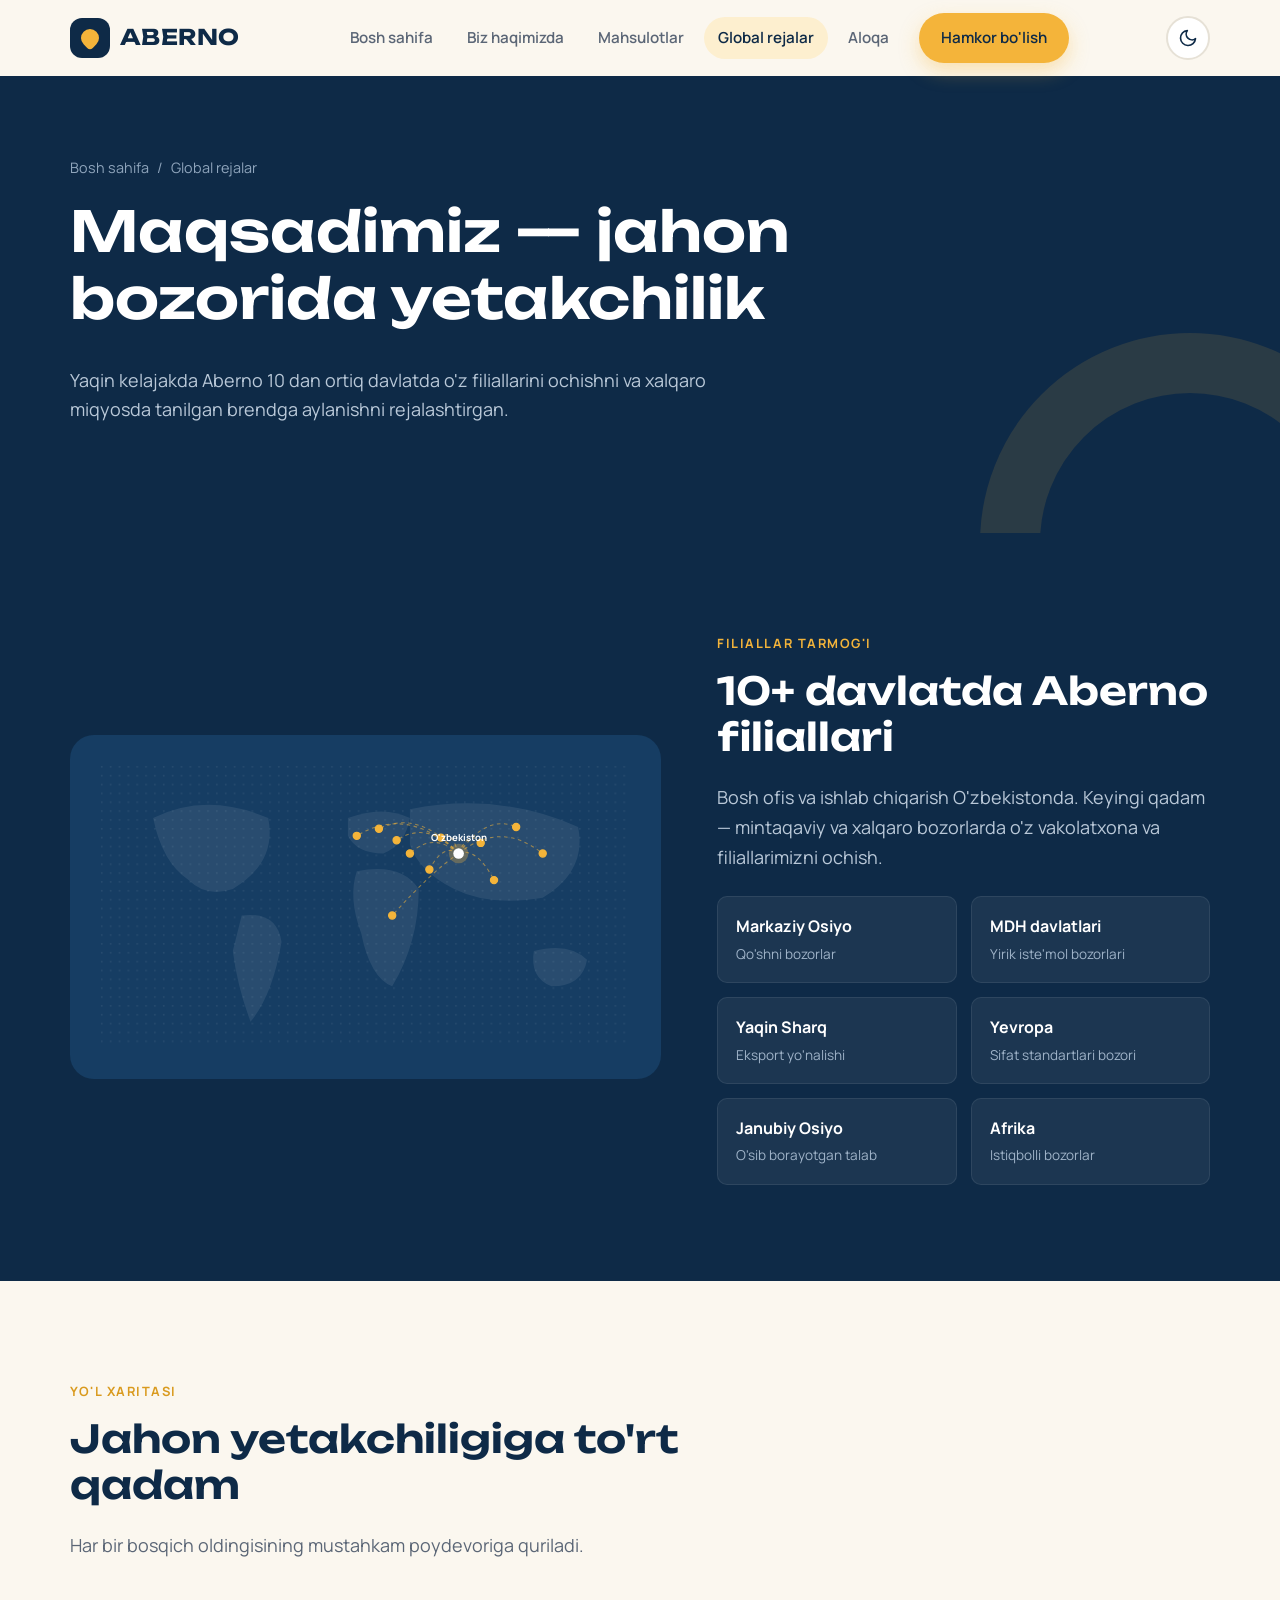
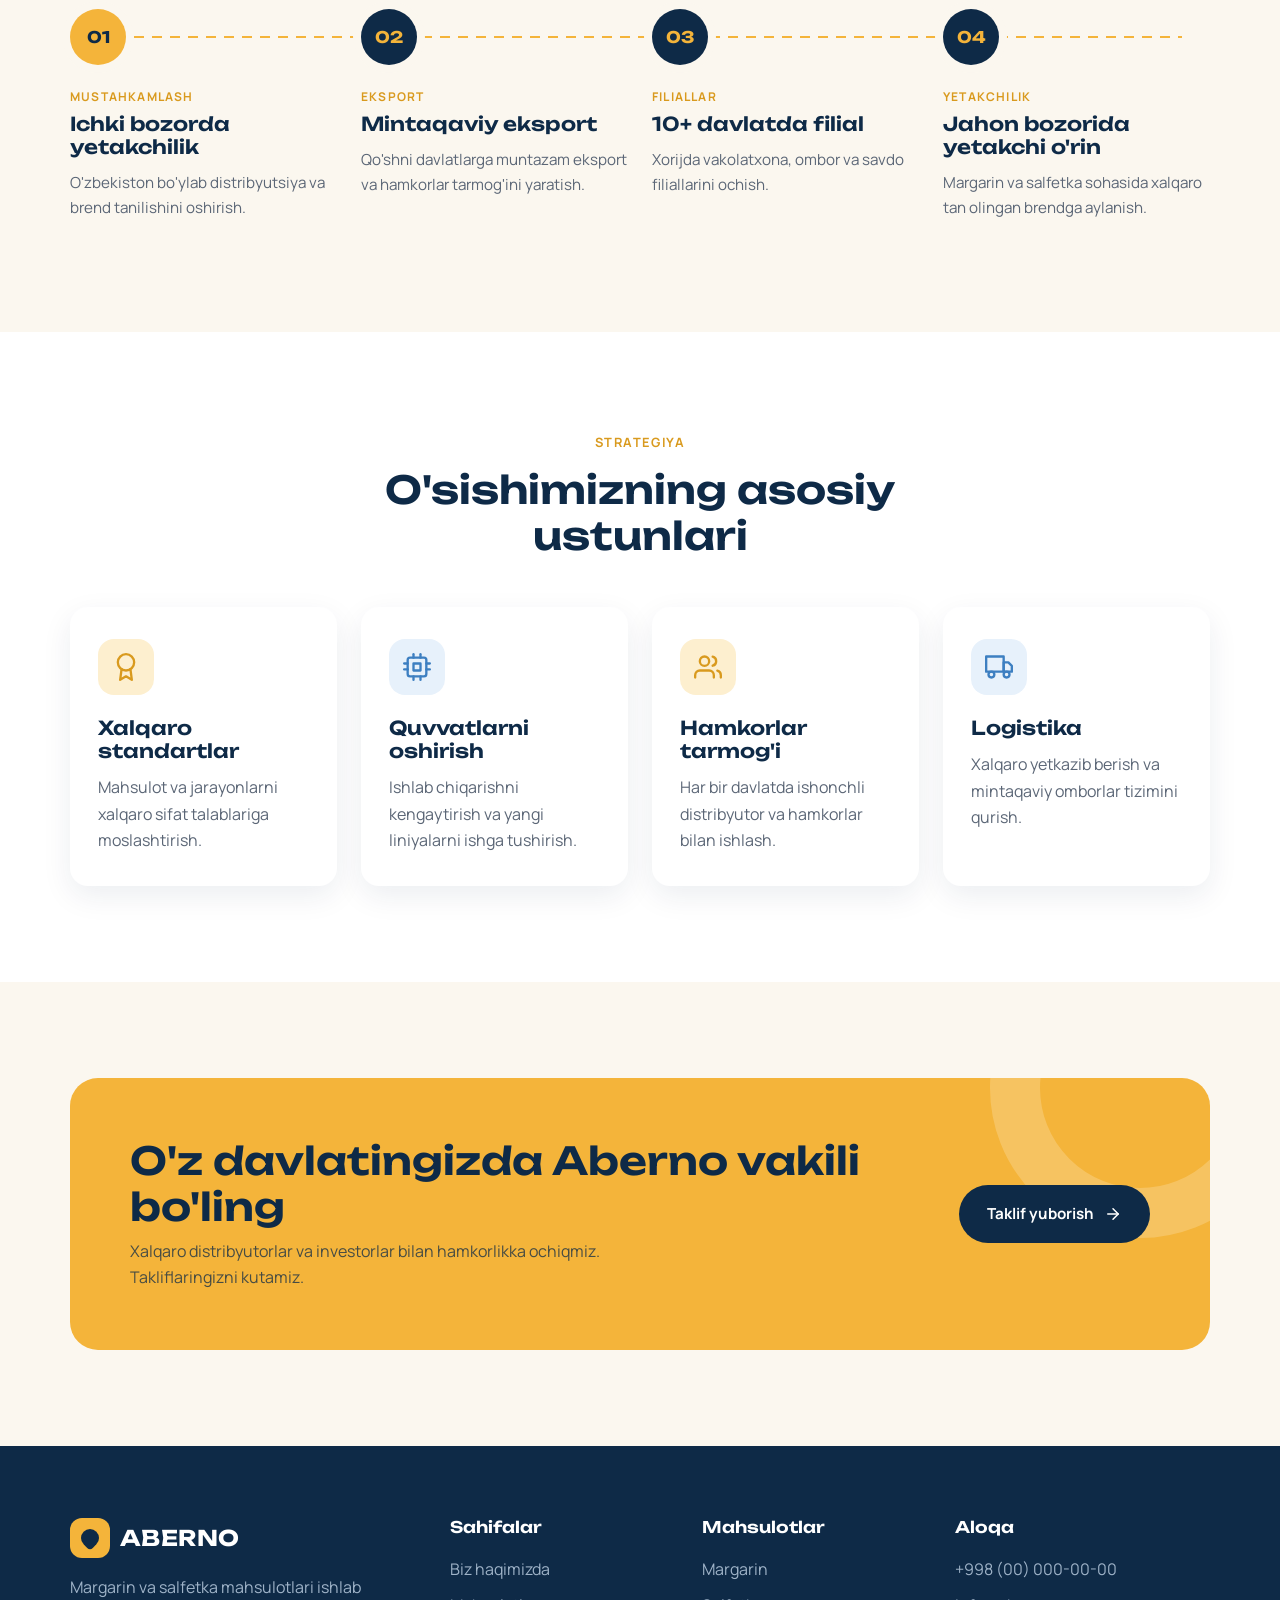
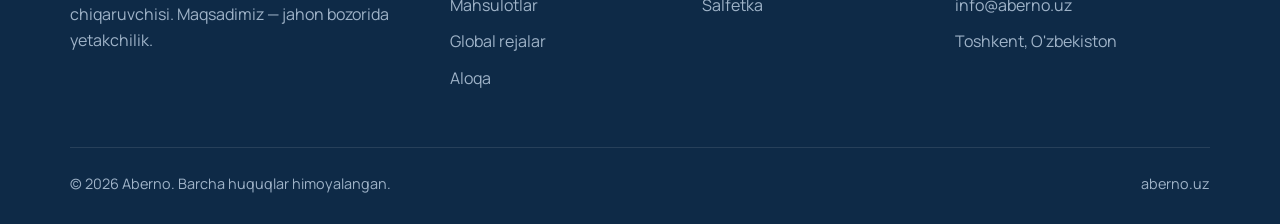
<file: global.html>
<!DOCTYPE html>
<html lang="uz">
<head>
  <meta charset="UTF-8">
  <meta name="viewport" content="width=device-width, initial-scale=1.0">
  <title>Global rejalar — Aberno</title>
  <meta name="description" content="Aberno kelajak rejalari: jahon bozorida yetakchilik va 10 dan ortiq davlatda filiallar.">
  <link rel="preconnect" href="https://fonts.googleapis.com">
  <link rel="preconnect" href="https://fonts.gstatic.com" crossorigin>
  <link href="https://fonts.googleapis.com/css2?family=Manrope:wght@400;500;600;700&family=Unbounded:wght@500;600;700&display=swap" rel="stylesheet">
  <script>
    try {
      var t = localStorage.getItem("aberno-theme");
      if (t === "light" || t === "dark") document.documentElement.dataset.theme = t;
    } catch (e) {}
  </script>
  <link rel="stylesheet" href="css/style.css">
</head>
<body>

  <!-- ===== Header ===== -->
  <header class="header">
    <div class="container header__inner">
      <a href="index.html" class="logo" aria-label="Aberno bosh sahifa">
        <span class="logo__mark"><span></span></span>
        ABERNO
      </a>
      <nav class="nav" aria-label="Asosiy menyu">
        <a href="index.html">Bosh sahifa</a>
        <a href="about.html">Biz haqimizda</a>
        <a href="products.html">Mahsulotlar</a>
        <a href="global.html">Global rejalar</a>
        <a href="contact.html">Aloqa</a>
        <a href="contact.html" class="btn btn--gold">Hamkor bo'lish</a>
      </nav>
      <div class="header__actions">
        <button class="theme-toggle" type="button" aria-label="Mavzuni almashtirish">
          <svg class="icon-moon" viewBox="0 0 24 24" fill="none" stroke="currentColor" stroke-width="2" stroke-linecap="round" stroke-linejoin="round"><path d="M21 12.79A9 9 0 1 1 11.21 3 7 7 0 0 0 21 12.79z"/></svg>
          <svg class="icon-sun" viewBox="0 0 24 24" fill="none" stroke="currentColor" stroke-width="2" stroke-linecap="round" stroke-linejoin="round"><circle cx="12" cy="12" r="5"/><line x1="12" y1="1" x2="12" y2="3"/><line x1="12" y1="21" x2="12" y2="23"/><line x1="4.22" y1="4.22" x2="5.64" y2="5.64"/><line x1="18.36" y1="18.36" x2="19.78" y2="19.78"/><line x1="1" y1="12" x2="3" y2="12"/><line x1="21" y1="12" x2="23" y2="12"/><line x1="4.22" y1="19.78" x2="5.64" y2="18.36"/><line x1="18.36" y1="5.64" x2="19.78" y2="4.22"/></svg>
        </button>
        <button class="burger" aria-label="Menyuni ochish" aria-expanded="false">
          <span></span><span></span><span></span>
        </button>
      </div>
    </div>
  </header>

  <main>
    <section class="page-hero">
      <div class="container">
        <div class="breadcrumb"><a href="index.html">Bosh sahifa</a><span>/</span><span>Global rejalar</span></div>
        <h1>Maqsadimiz — jahon bozorida yetakchilik</h1>
        <p class="lead">Yaqin kelajakda Aberno 10 dan ortiq davlatda o'z filiallarini ochishni va xalqaro miqyosda tanilgan brendga aylanishni rejalashtirgan.</p>
      </div>
    </section>

    <!-- ===== Xarita ===== -->
    <section class="section section--navy">
      <div class="container globe-wrap">
        <div class="world reveal" aria-label="Aberno filiallari rejasi xaritasi" role="img">
          <svg viewBox="0 0 600 320">
            <defs>
              <pattern id="dots" width="10" height="10" patternUnits="userSpaceOnUse">
                <circle cx="2" cy="2" r="1" fill="#ffffff" opacity=".08"/>
              </pattern>
            </defs>
            <rect width="600" height="320" fill="url(#dots)"/>

            <!-- Qit'alar (soddalashtirilgan) -->
            <g fill="#ffffff" opacity=".08">
              <path d="M60 60 Q120 30 190 60 Q200 110 150 140 Q120 150 100 130 Q70 110 60 60Z"/>
              <path d="M160 170 Q200 165 205 200 Q195 260 170 290 Q155 250 150 210Z"/>
              <path d="M280 60 Q320 45 350 60 Q345 90 320 100 Q290 100 280 80Z"/>
              <path d="M290 120 Q340 110 360 140 Q360 200 330 250 Q305 240 295 190 Q280 150 290 120Z"/>
              <path d="M350 50 Q450 30 540 70 Q550 120 500 150 Q440 160 400 140 Q360 120 350 90Z"/>
              <path d="M490 210 Q530 200 550 220 Q545 250 510 250 Q485 240 490 210Z"/>
            </g>

            <!-- Yo'nalishlar -->
            <g class="route">
              <path d="M405 100 Q395 70 385 82"/>
              <path d="M405 100 Q417 72 430 88"/>
              <path d="M405 100 Q388 88 372 118"/>
              <path d="M405 100 Q377 75 350 100"/>
              <path d="M405 100 Q360 50 315 72"/>
              <path d="M405 100 Q370 62 335 85"/>
              <path d="M405 100 Q425 92 445 130"/>
              <path d="M405 100 Q452 62 500 100"/>
              <path d="M405 100 Q437 55 470 70"/>
              <path d="M405 100 Q375 120 330 170"/>
              <path d="M405 100 Q347 45 290 80"/>
            </g>

            <!-- Filial nuqtalari -->
            <g>
              <circle class="pin-ring" cx="385" cy="82" r="4"/><circle class="pin" cx="385" cy="82" r="4"/>
              <circle class="pin-ring" cx="430" cy="88" r="4"/><circle class="pin" cx="430" cy="88" r="4"/>
              <circle class="pin-ring" cx="372" cy="118" r="4"/><circle class="pin" cx="372" cy="118" r="4"/>
              <circle class="pin-ring" cx="350" cy="100" r="4"/><circle class="pin" cx="350" cy="100" r="4"/>
              <circle class="pin-ring" cx="315" cy="72" r="4"/><circle class="pin" cx="315" cy="72" r="4"/>
              <circle class="pin-ring" cx="335" cy="85" r="4"/><circle class="pin" cx="335" cy="85" r="4"/>
              <circle class="pin-ring" cx="445" cy="130" r="4"/><circle class="pin" cx="445" cy="130" r="4"/>
              <circle class="pin-ring" cx="500" cy="100" r="4"/><circle class="pin" cx="500" cy="100" r="4"/>
              <circle class="pin-ring" cx="470" cy="70" r="4"/><circle class="pin" cx="470" cy="70" r="4"/>
              <circle class="pin-ring" cx="330" cy="170" r="4"/><circle class="pin" cx="330" cy="170" r="4"/>
              <circle class="pin-ring" cx="290" cy="80" r="4"/><circle class="pin" cx="290" cy="80" r="4"/>
            </g>

            <!-- Bosh ofis -->
            <circle cx="405" cy="100" r="11" fill="#f4b43a" opacity=".3"/>
            <circle class="pin-home" cx="405" cy="100" r="6"/>
            <text x="405" y="86" text-anchor="middle" font-family="Manrope, sans-serif" font-size="11" font-weight="700" fill="#ffffff">O'zbekiston</text>
          </svg>
        </div>

        <div class="reveal">
          <span class="eyebrow">Filiallar tarmog'i</span>
          <h2>10+ davlatda Aberno filiallari</h2>
          <p class="lead">Bosh ofis va ishlab chiqarish O'zbekistonda. Keyingi qadam — mintaqaviy va xalqaro bozorlarda o'z vakolatxona va filiallarimizni ochish.</p>

          <div class="regions">
            <div class="region"><strong>Markaziy Osiyo</strong><span>Qo'shni bozorlar</span></div>
            <div class="region"><strong>MDH davlatlari</strong><span>Yirik iste'mol bozorlari</span></div>
            <div class="region"><strong>Yaqin Sharq</strong><span>Eksport yo'nalishi</span></div>
            <div class="region"><strong>Yevropa</strong><span>Sifat standartlari bozori</span></div>
            <div class="region"><strong>Janubiy Osiyo</strong><span>O'sib borayotgan talab</span></div>
            <div class="region"><strong>Afrika</strong><span>Istiqbolli bozorlar</span></div>
          </div>
        </div>
      </div>
    </section>

    <!-- ===== Yo'l xaritasi ===== -->
    <section class="section">
      <div class="container">
        <div class="section-head reveal">
          <span class="eyebrow">Yo'l xaritasi</span>
          <h2>Jahon yetakchiligiga to'rt qadam</h2>
          <p class="lead">Har bir bosqich oldingisining mustahkam poydevoriga quriladi.</p>
        </div>

        <div class="timeline">
          <div class="step step--done reveal">
            <div class="step__num">01</div>
            <span class="step__label">Mustahkamlash</span>
            <h3>Ichki bozorda yetakchilik</h3>
            <p>O'zbekiston bo'ylab distribyutsiya va brend tanilishini oshirish.</p>
          </div>
          <div class="step reveal">
            <div class="step__num">02</div>
            <span class="step__label">Eksport</span>
            <h3>Mintaqaviy eksport</h3>
            <p>Qo'shni davlatlarga muntazam eksport va hamkorlar tarmog'ini yaratish.</p>
          </div>
          <div class="step reveal">
            <div class="step__num">03</div>
            <span class="step__label">Filiallar</span>
            <h3>10+ davlatda filial</h3>
            <p>Xorijda vakolatxona, ombor va savdo filiallarini ochish.</p>
          </div>
          <div class="step reveal">
            <div class="step__num">04</div>
            <span class="step__label">Yetakchilik</span>
            <h3>Jahon bozorida yetakchi o'rin</h3>
            <p>Margarin va salfetka sohasida xalqaro tan olingan brendga aylanish.</p>
          </div>
        </div>
      </div>
    </section>

    <!-- ===== Strategiya ustunlari ===== -->
    <section class="section section--white">
      <div class="container">
        <div class="section-head section-head--center reveal">
          <span class="eyebrow">Strategiya</span>
          <h2>O'sishimizning asosiy ustunlari</h2>
        </div>

        <div class="cards cards--4">
          <div class="card reveal">
            <div class="card__icon">
              <svg viewBox="0 0 24 24" fill="none" stroke="currentColor" stroke-width="2" stroke-linecap="round" stroke-linejoin="round"><circle cx="12" cy="8" r="7"/><polyline points="8.21 13.89 7 23 12 20 17 23 15.79 13.88"/></svg>
            </div>
            <h3>Xalqaro standartlar</h3>
            <p>Mahsulot va jarayonlarni xalqaro sifat talablariga moslashtirish.</p>
          </div>
          <div class="card reveal">
            <div class="card__icon card__icon--sky">
              <svg viewBox="0 0 24 24" fill="none" stroke="currentColor" stroke-width="2" stroke-linecap="round" stroke-linejoin="round"><rect x="4" y="4" width="16" height="16" rx="2"/><rect x="9" y="9" width="6" height="6"/><line x1="9" y1="1" x2="9" y2="4"/><line x1="15" y1="1" x2="15" y2="4"/><line x1="9" y1="20" x2="9" y2="23"/><line x1="15" y1="20" x2="15" y2="23"/><line x1="20" y1="9" x2="23" y2="9"/><line x1="20" y1="14" x2="23" y2="14"/><line x1="1" y1="9" x2="4" y2="9"/><line x1="1" y1="14" x2="4" y2="14"/></svg>
            </div>
            <h3>Quvvatlarni oshirish</h3>
            <p>Ishlab chiqarishni kengaytirish va yangi liniyalarni ishga tushirish.</p>
          </div>
          <div class="card reveal">
            <div class="card__icon">
              <svg viewBox="0 0 24 24" fill="none" stroke="currentColor" stroke-width="2" stroke-linecap="round" stroke-linejoin="round"><path d="M17 21v-2a4 4 0 0 0-4-4H5a4 4 0 0 0-4 4v2"/><circle cx="9" cy="7" r="4"/><path d="M23 21v-2a4 4 0 0 0-3-3.87"/><path d="M16 3.13a4 4 0 0 1 0 7.75"/></svg>
            </div>
            <h3>Hamkorlar tarmog'i</h3>
            <p>Har bir davlatda ishonchli distribyutor va hamkorlar bilan ishlash.</p>
          </div>
          <div class="card reveal">
            <div class="card__icon card__icon--sky">
              <svg viewBox="0 0 24 24" fill="none" stroke="currentColor" stroke-width="2" stroke-linecap="round" stroke-linejoin="round"><rect x="1" y="3" width="15" height="13"/><polygon points="16 8 20 8 23 11 23 16 16 16 16 8"/><circle cx="5.5" cy="18.5" r="2.5"/><circle cx="18.5" cy="18.5" r="2.5"/></svg>
            </div>
            <h3>Logistika</h3>
            <p>Xalqaro yetkazib berish va mintaqaviy omborlar tizimini qurish.</p>
          </div>
        </div>
      </div>
    </section>

    <!-- ===== CTA ===== -->
    <section class="section">
      <div class="container">
        <div class="cta reveal">
          <div>
            <h2>O'z davlatingizda Aberno vakili bo'ling</h2>
            <p>Xalqaro distribyutorlar va investorlar bilan hamkorlikka ochiqmiz. Takliflaringizni kutamiz.</p>
          </div>
          <a href="contact.html" class="btn btn--navy">
            Taklif yuborish
            <svg viewBox="0 0 24 24" fill="none" stroke="currentColor" stroke-width="2" stroke-linecap="round" stroke-linejoin="round"><line x1="5" y1="12" x2="19" y2="12"/><polyline points="12 5 19 12 12 19"/></svg>
          </a>
        </div>
      </div>
    </section>
  </main>

  <!-- ===== Footer ===== -->
  <footer class="footer">
    <div class="container">
      <div class="footer__grid">
        <div>
          <a href="index.html" class="logo"><span class="logo__mark"><span></span></span>ABERNO</a>
          <p>Margarin va salfetka mahsulotlari ishlab chiqaruvchisi. Maqsadimiz — jahon bozorida yetakchilik.</p>
        </div>
        <div>
          <h4>Sahifalar</h4>
          <ul>
            <li><a href="about.html">Biz haqimizda</a></li>
            <li><a href="products.html">Mahsulotlar</a></li>
            <li><a href="global.html">Global rejalar</a></li>
            <li><a href="contact.html">Aloqa</a></li>
          </ul>
        </div>
        <div>
          <h4>Mahsulotlar</h4>
          <ul>
            <li><a href="products.html#margarin">Margarin</a></li>
            <li><a href="products.html#salfetka">Salfetka</a></li>
          </ul>
        </div>
        <div>
          <h4>Aloqa</h4>
          <ul>
            <li><a href="tel:+998000000000">+998 (00) 000-00-00</a></li>
            <li><a href="mailto:info@aberno.uz">info@aberno.uz</a></li>
            <li>Toshkent, O'zbekiston</li>
          </ul>
        </div>
      </div>
      <div class="footer__bottom">
        <span>© <span data-year></span> Aberno. Barcha huquqlar himoyalangan.</span>
        <span>aberno.uz</span>
      </div>
    </div>
  </footer>

  <script src="js/main.js"></script>
</body>
</html>
</file>
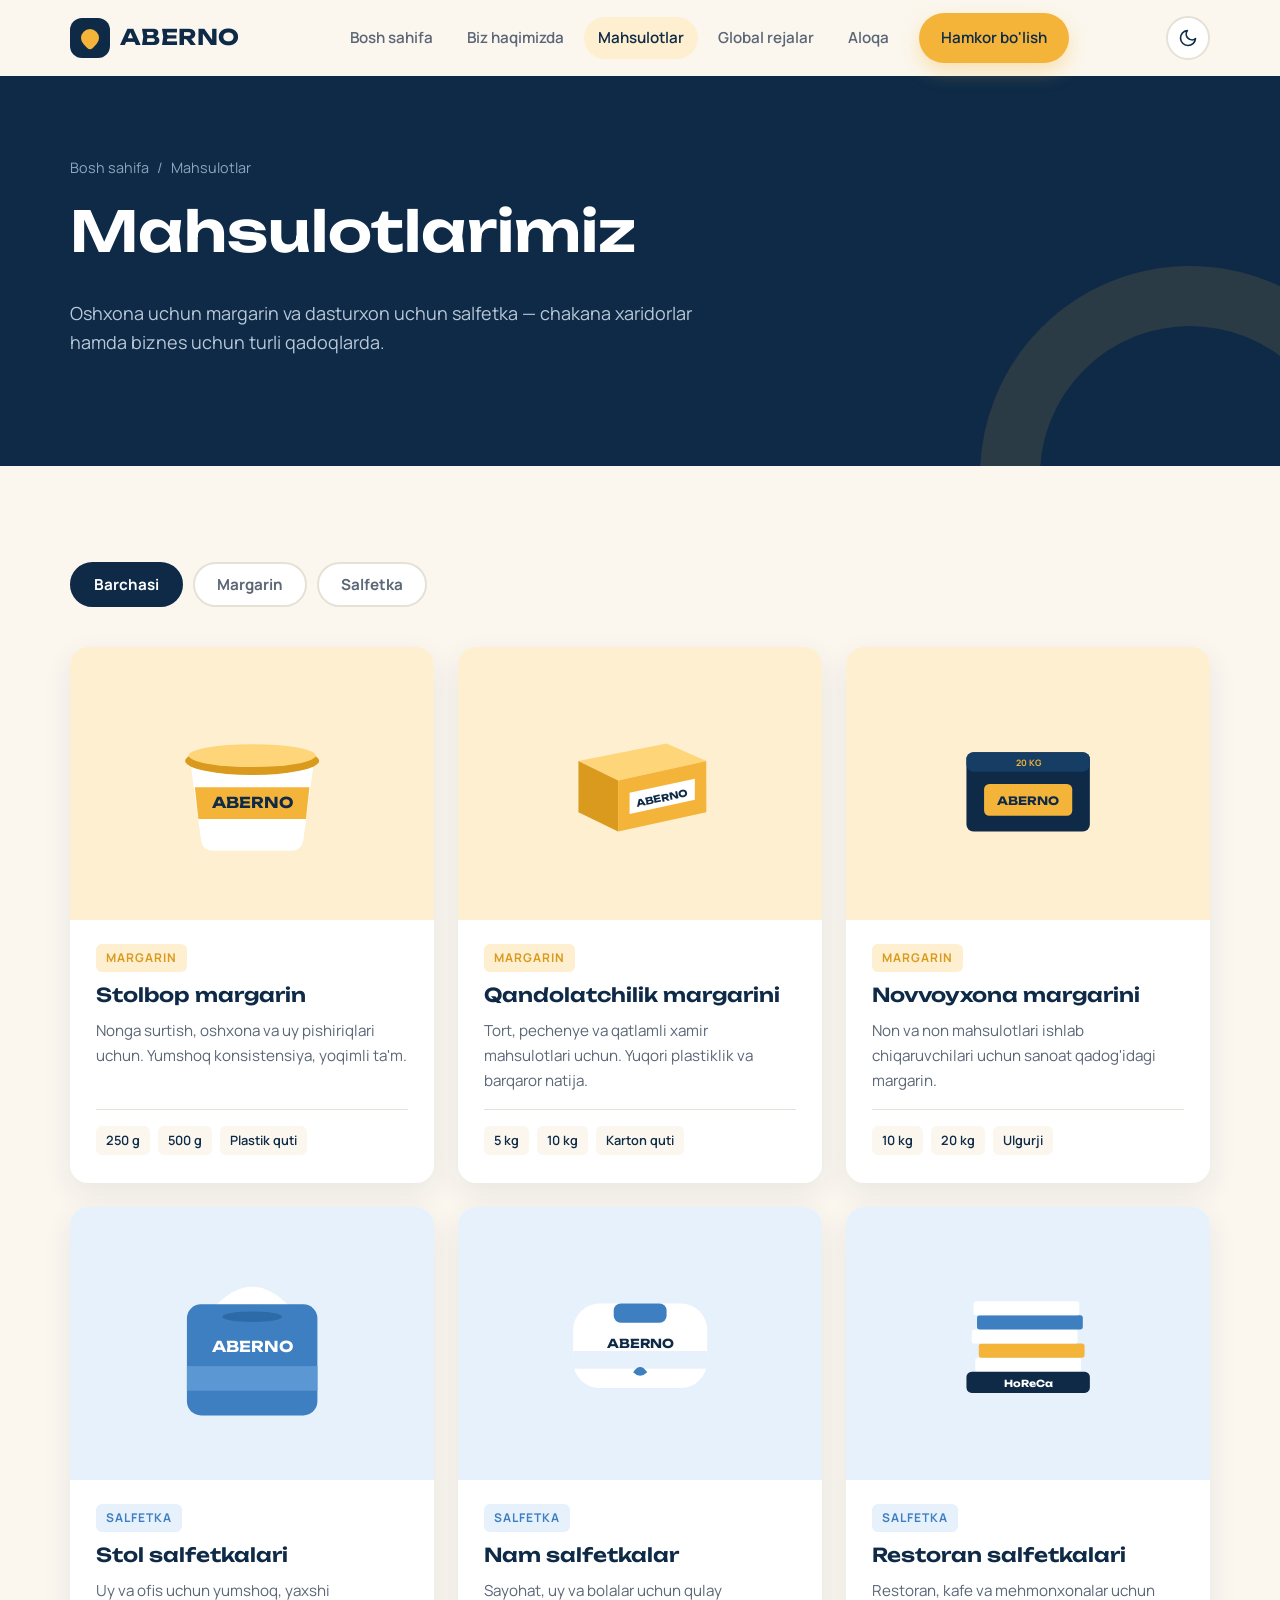
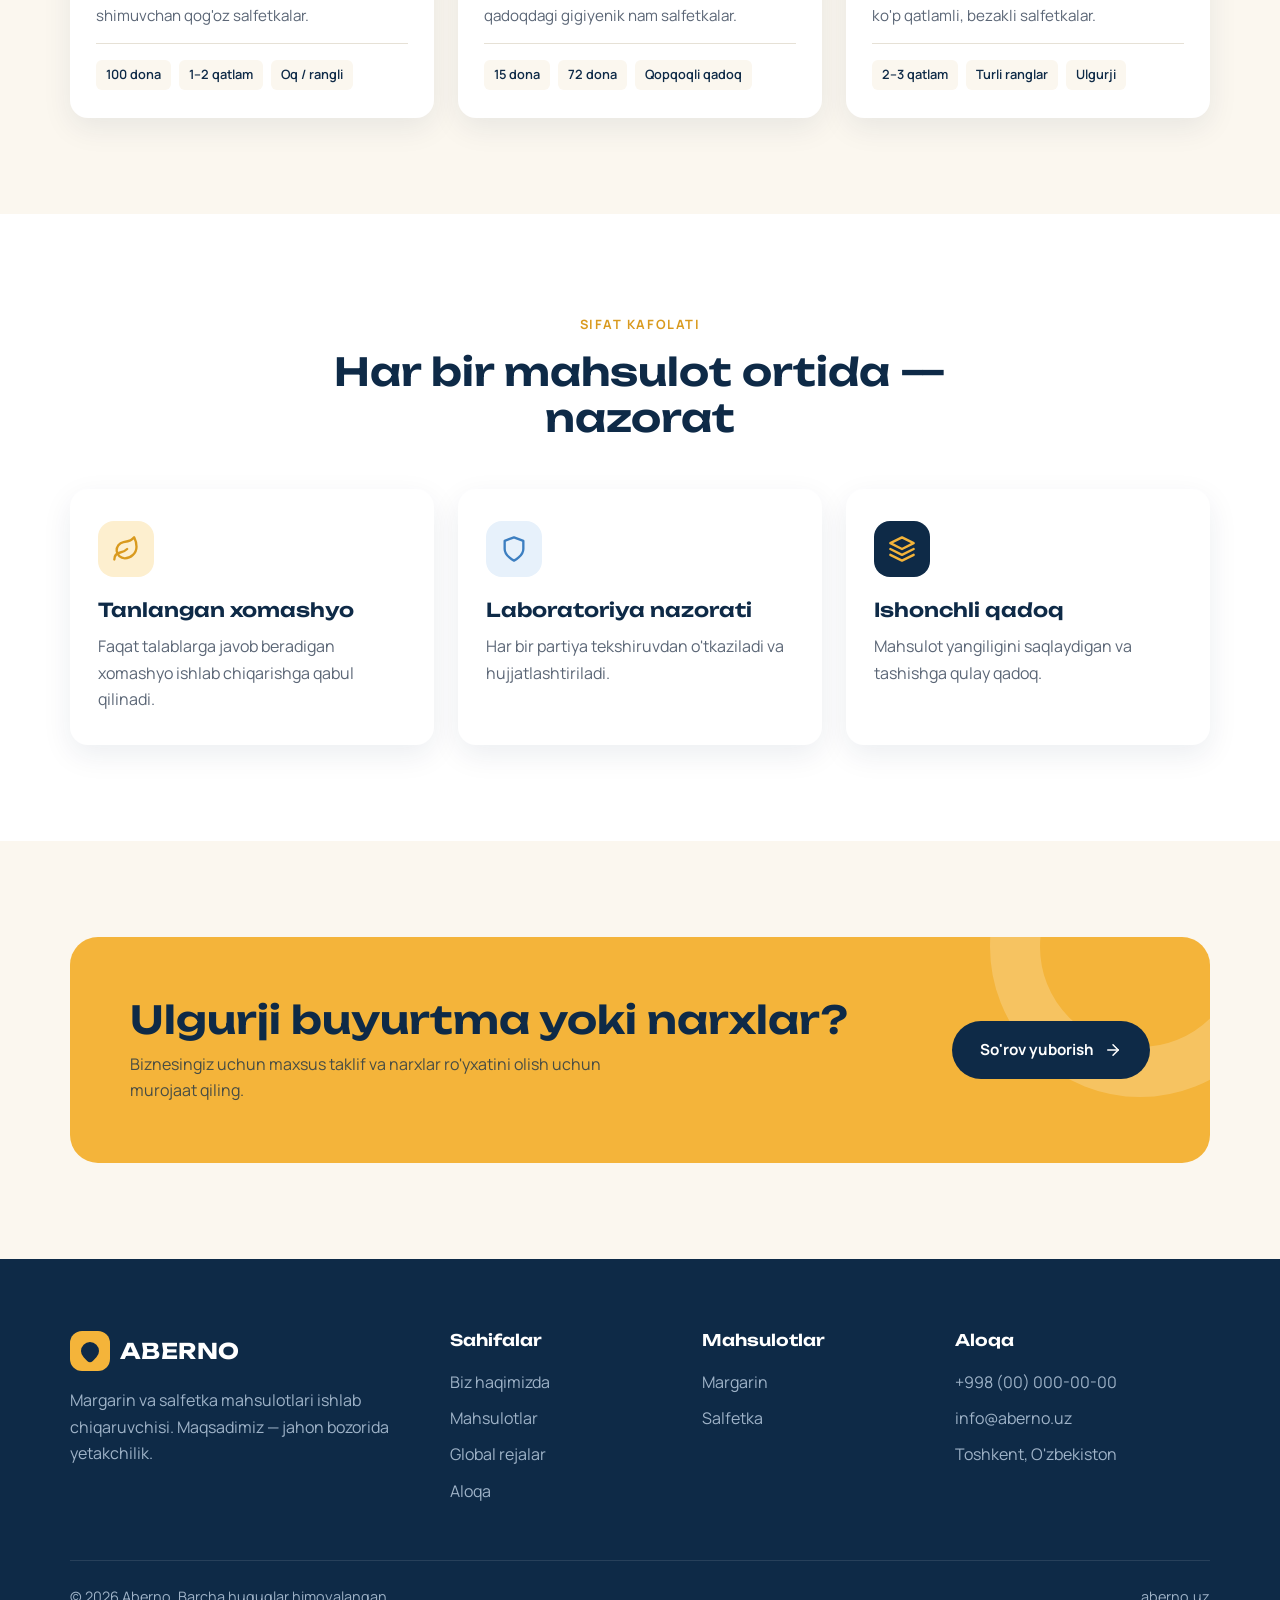
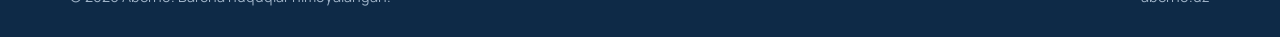
<file: products.html>
<!DOCTYPE html>
<html lang="uz">
<head>
  <meta charset="UTF-8">
  <meta name="viewport" content="width=device-width, initial-scale=1.0">
  <title>Mahsulotlar — Aberno</title>
  <meta name="description" content="Aberno mahsulotlari: margarin va salfetka assortimenti.">
  <link rel="preconnect" href="https://fonts.googleapis.com">
  <link rel="preconnect" href="https://fonts.gstatic.com" crossorigin>
  <link href="https://fonts.googleapis.com/css2?family=Manrope:wght@400;500;600;700&family=Unbounded:wght@500;600;700&display=swap" rel="stylesheet">
  <script>
    try {
      var t = localStorage.getItem("aberno-theme");
      if (t === "light" || t === "dark") document.documentElement.dataset.theme = t;
    } catch (e) {}
  </script>
  <link rel="stylesheet" href="css/style.css">
</head>
<body>

  <!-- ===== Header ===== -->
  <header class="header">
    <div class="container header__inner">
      <a href="index.html" class="logo" aria-label="Aberno bosh sahifa">
        <span class="logo__mark"><span></span></span>
        ABERNO
      </a>
      <nav class="nav" aria-label="Asosiy menyu">
        <a href="index.html">Bosh sahifa</a>
        <a href="about.html">Biz haqimizda</a>
        <a href="products.html">Mahsulotlar</a>
        <a href="global.html">Global rejalar</a>
        <a href="contact.html">Aloqa</a>
        <a href="contact.html" class="btn btn--gold">Hamkor bo'lish</a>
      </nav>
      <div class="header__actions">
        <button class="theme-toggle" type="button" aria-label="Mavzuni almashtirish">
          <svg class="icon-moon" viewBox="0 0 24 24" fill="none" stroke="currentColor" stroke-width="2" stroke-linecap="round" stroke-linejoin="round"><path d="M21 12.79A9 9 0 1 1 11.21 3 7 7 0 0 0 21 12.79z"/></svg>
          <svg class="icon-sun" viewBox="0 0 24 24" fill="none" stroke="currentColor" stroke-width="2" stroke-linecap="round" stroke-linejoin="round"><circle cx="12" cy="12" r="5"/><line x1="12" y1="1" x2="12" y2="3"/><line x1="12" y1="21" x2="12" y2="23"/><line x1="4.22" y1="4.22" x2="5.64" y2="5.64"/><line x1="18.36" y1="18.36" x2="19.78" y2="19.78"/><line x1="1" y1="12" x2="3" y2="12"/><line x1="21" y1="12" x2="23" y2="12"/><line x1="4.22" y1="19.78" x2="5.64" y2="18.36"/><line x1="18.36" y1="5.64" x2="19.78" y2="4.22"/></svg>
        </button>
        <button class="burger" aria-label="Menyuni ochish" aria-expanded="false">
          <span></span><span></span><span></span>
        </button>
      </div>
    </div>
  </header>

  <main>
    <section class="page-hero">
      <div class="container">
        <div class="breadcrumb"><a href="index.html">Bosh sahifa</a><span>/</span><span>Mahsulotlar</span></div>
        <h1>Mahsulotlarimiz</h1>
        <p class="lead">Oshxona uchun margarin va dasturxon uchun salfetka — chakana xaridorlar hamda biznes uchun turli qadoqlarda.</p>
      </div>
    </section>

    <section class="section">
      <div class="container">
        <div class="filters" role="group" aria-label="Mahsulot turi">
          <button class="filter is-active" data-filter="all">Barchasi</button>
          <button class="filter" data-filter="margarin">Margarin</button>
          <button class="filter" data-filter="salfetka">Salfetka</button>
        </div>

        <div class="products">
          <!-- Margarin 1 -->
          <article class="product product--margarin reveal" data-category="margarin">
            <div class="product__media" aria-hidden="true">
              <svg viewBox="0 0 200 170">
                <path d="M30 62 L170 62 L158 150 Q156 162 144 162 L56 162 Q44 162 42 150 Z" fill="#ffffff"/>
                <path d="M35 90 L165 90 L161 126 L39 126 Z" fill="#f4b43a"/>
                <text x="100" y="114" text-anchor="middle" font-family="Unbounded, sans-serif" font-size="17" font-weight="700" fill="#0e2a47">ABERNO</text>
                <ellipse cx="100" cy="60" rx="76" ry="16" fill="#d99a1e"/>
                <ellipse cx="100" cy="54" rx="72" ry="13" fill="#ffd57a"/>
              </svg>
            </div>
            <div class="product__body">
              <span class="tag tag--gold">Margarin</span>
              <h3>Stolbop margarin</h3>
              <p>Nonga surtish, oshxona va uy pishiriqlari uchun. Yumshoq konsistensiya, yoqimli ta'm.</p>
              <ul class="product__specs">
                <li>250 g</li>
                <li>500 g</li>
                <li>Plastik quti</li>
              </ul>
            </div>
          </article>

          <!-- Margarin 2 -->
          <article class="product product--margarin reveal" data-category="margarin">
            <div class="product__media" aria-hidden="true">
              <svg viewBox="0 0 200 150">
                <path d="M30 50 L130 30 L175 50 L75 72 Z" fill="#ffd57a"/>
                <path d="M30 50 L75 72 L75 130 L30 108 Z" fill="#d99a1e"/>
                <path d="M75 72 L175 50 L175 108 L75 130 Z" fill="#f4b43a"/>
                <path d="M88 86 L162 70 L162 94 L88 110 Z" fill="#ffffff"/>
                <text x="125" y="96" text-anchor="middle" font-family="Unbounded, sans-serif" font-size="11" font-weight="700" fill="#0e2a47" transform="rotate(-12 125 96)">ABERNO</text>
              </svg>
            </div>
            <div class="product__body">
              <span class="tag tag--gold">Margarin</span>
              <h3>Qandolatchilik margarini</h3>
              <p>Tort, pechenye va qatlamli xamir mahsulotlari uchun. Yuqori plastiklik va barqaror natija.</p>
              <ul class="product__specs">
                <li>5 kg</li>
                <li>10 kg</li>
                <li>Karton quti</li>
              </ul>
            </div>
          </article>

          <!-- Margarin 3 -->
          <article class="product product--margarin reveal" data-category="margarin">
            <div class="product__media" aria-hidden="true">
              <svg viewBox="0 0 200 150">
                <rect x="30" y="40" width="140" height="90" rx="8" fill="#0e2a47"/>
                <rect x="30" y="40" width="140" height="22" rx="8" fill="#163d63"/>
                <rect x="50" y="76" width="100" height="36" rx="6" fill="#f4b43a"/>
                <text x="100" y="100" text-anchor="middle" font-family="Unbounded, sans-serif" font-size="13" font-weight="700" fill="#0e2a47">ABERNO</text>
                <text x="100" y="56" text-anchor="middle" font-family="Manrope, sans-serif" font-size="10" font-weight="700" fill="#f4b43a">20 KG</text>
              </svg>
            </div>
            <div class="product__body">
              <span class="tag tag--gold">Margarin</span>
              <h3>Novvoyxona margarini</h3>
              <p>Non va non mahsulotlari ishlab chiqaruvchilari uchun sanoat qadog'idagi margarin.</p>
              <ul class="product__specs">
                <li>10 kg</li>
                <li>20 kg</li>
                <li>Ulgurji</li>
              </ul>
            </div>
          </article>

          <!-- Salfetka 1 -->
          <article class="product product--salfetka reveal" data-category="salfetka">
            <div class="product__media" aria-hidden="true">
              <svg viewBox="0 0 200 200">
                <path d="M58 58 Q100 14 142 58 Z" fill="#ffffff"/>
                <rect x="26" y="56" width="148" height="126" rx="16" fill="#3d7fc1"/>
                <rect x="26" y="126" width="148" height="28" fill="#5b97d3"/>
                <ellipse cx="100" cy="70" rx="34" ry="6" fill="#2c6aa8"/>
                <text x="100" y="110" text-anchor="middle" font-family="Unbounded, sans-serif" font-size="17" font-weight="700" fill="#ffffff">ABERNO</text>
              </svg>
            </div>
            <div class="product__body">
              <span class="tag tag--sky">Salfetka</span>
              <h3>Stol salfetkalari</h3>
              <p>Uy va ofis uchun yumshoq, yaxshi shimuvchan qog'oz salfetkalar.</p>
              <ul class="product__specs">
                <li>100 dona</li>
                <li>1–2 qatlam</li>
                <li>Oq / rangli</li>
              </ul>
            </div>
          </article>

          <!-- Salfetka 2 -->
          <article class="product product--salfetka reveal" data-category="salfetka">
            <div class="product__media" aria-hidden="true">
              <svg viewBox="0 0 200 150">
                <rect x="24" y="30" width="152" height="96" rx="30" fill="#ffffff"/>
                <rect x="70" y="30" width="60" height="22" rx="8" fill="#3d7fc1"/>
                <rect x="24" y="84" width="152" height="20" fill="#e7f1fb"/>
                <text x="100" y="80" text-anchor="middle" font-family="Unbounded, sans-serif" font-size="14" font-weight="700" fill="#0e2a47">ABERNO</text>
                <path d="M92 108 q8 -12 16 0 q-8 8 -16 0z" fill="#3d7fc1"/>
              </svg>
            </div>
            <div class="product__body">
              <span class="tag tag--sky">Salfetka</span>
              <h3>Nam salfetkalar</h3>
              <p>Sayohat, uy va bolalar uchun qulay qadoqdagi gigiyenik nam salfetkalar.</p>
              <ul class="product__specs">
                <li>15 dona</li>
                <li>72 dona</li>
                <li>Qopqoqli qadoq</li>
              </ul>
            </div>
          </article>

          <!-- Salfetka 3 -->
          <article class="product product--salfetka reveal" data-category="salfetka">
            <div class="product__media" aria-hidden="true">
              <svg viewBox="0 0 200 160">
                <rect x="40" y="96" width="120" height="16" rx="3" fill="#ffffff"/>
                <rect x="44" y="80" width="120" height="16" rx="3" fill="#f4b43a"/>
                <rect x="36" y="64" width="120" height="16" rx="3" fill="#ffffff"/>
                <rect x="42" y="48" width="120" height="16" rx="3" fill="#3d7fc1"/>
                <rect x="38" y="32" width="120" height="16" rx="3" fill="#ffffff"/>
                <rect x="30" y="112" width="140" height="24" rx="6" fill="#0e2a47"/>
                <text x="100" y="129" text-anchor="middle" font-family="Unbounded, sans-serif" font-size="11" font-weight="700" fill="#ffffff">HoReCa</text>
              </svg>
            </div>
            <div class="product__body">
              <span class="tag tag--sky">Salfetka</span>
              <h3>Restoran salfetkalari</h3>
              <p>Restoran, kafe va mehmonxonalar uchun ko'p qatlamli, bezakli salfetkalar.</p>
              <ul class="product__specs">
                <li>2–3 qatlam</li>
                <li>Turli ranglar</li>
                <li>Ulgurji</li>
              </ul>
            </div>
          </article>
        </div>
      </div>
    </section>

    <!-- ===== Sifat ===== -->
    <section class="section section--white">
      <div class="container">
        <div class="section-head section-head--center reveal">
          <span class="eyebrow">Sifat kafolati</span>
          <h2>Har bir mahsulot ortida — nazorat</h2>
        </div>
        <div class="cards">
          <div class="card reveal">
            <div class="card__icon">
              <svg viewBox="0 0 24 24" fill="none" stroke="currentColor" stroke-width="2" stroke-linecap="round" stroke-linejoin="round"><path d="M11 20A7 7 0 0 1 9.8 6.1C15.5 5 17 4.48 19 2c1 2 2 4.18 2 8 0 5.5-4.78 10-10 10Z"/><path d="M2 21c0-3 1.85-5.36 5.08-6C9.5 14.52 12 13 13 12"/></svg>
            </div>
            <h3>Tanlangan xomashyo</h3>
            <p>Faqat talablarga javob beradigan xomashyo ishlab chiqarishga qabul qilinadi.</p>
          </div>
          <div class="card reveal">
            <div class="card__icon card__icon--sky">
              <svg viewBox="0 0 24 24" fill="none" stroke="currentColor" stroke-width="2" stroke-linecap="round" stroke-linejoin="round"><path d="M12 22s8-4 8-10V5l-8-3-8 3v7c0 6 8 10 8 10z"/></svg>
            </div>
            <h3>Laboratoriya nazorati</h3>
            <p>Har bir partiya tekshiruvdan o'tkaziladi va hujjatlashtiriladi.</p>
          </div>
          <div class="card reveal">
            <div class="card__icon card__icon--navy">
              <svg viewBox="0 0 24 24" fill="none" stroke="currentColor" stroke-width="2" stroke-linecap="round" stroke-linejoin="round"><polygon points="12 2 2 7 12 12 22 7 12 2"/><polyline points="2 17 12 22 22 17"/><polyline points="2 12 12 17 22 12"/></svg>
            </div>
            <h3>Ishonchli qadoq</h3>
            <p>Mahsulot yangiligini saqlaydigan va tashishga qulay qadoq.</p>
          </div>
        </div>
      </div>
    </section>

    <!-- ===== CTA ===== -->
    <section class="section">
      <div class="container">
        <div class="cta reveal">
          <div>
            <h2>Ulgurji buyurtma yoki narxlar?</h2>
            <p>Biznesingiz uchun maxsus taklif va narxlar ro'yxatini olish uchun murojaat qiling.</p>
          </div>
          <a href="contact.html" class="btn btn--navy">
            So'rov yuborish
            <svg viewBox="0 0 24 24" fill="none" stroke="currentColor" stroke-width="2" stroke-linecap="round" stroke-linejoin="round"><line x1="5" y1="12" x2="19" y2="12"/><polyline points="12 5 19 12 12 19"/></svg>
          </a>
        </div>
      </div>
    </section>
  </main>

  <!-- ===== Footer ===== -->
  <footer class="footer">
    <div class="container">
      <div class="footer__grid">
        <div>
          <a href="index.html" class="logo"><span class="logo__mark"><span></span></span>ABERNO</a>
          <p>Margarin va salfetka mahsulotlari ishlab chiqaruvchisi. Maqsadimiz — jahon bozorida yetakchilik.</p>
        </div>
        <div>
          <h4>Sahifalar</h4>
          <ul>
            <li><a href="about.html">Biz haqimizda</a></li>
            <li><a href="products.html">Mahsulotlar</a></li>
            <li><a href="global.html">Global rejalar</a></li>
            <li><a href="contact.html">Aloqa</a></li>
          </ul>
        </div>
        <div>
          <h4>Mahsulotlar</h4>
          <ul>
            <li><a href="products.html#margarin">Margarin</a></li>
            <li><a href="products.html#salfetka">Salfetka</a></li>
          </ul>
        </div>
        <div>
          <h4>Aloqa</h4>
          <ul>
            <li><a href="tel:+998000000000">+998 (00) 000-00-00</a></li>
            <li><a href="mailto:info@aberno.uz">info@aberno.uz</a></li>
            <li>Toshkent, O'zbekiston</li>
          </ul>
        </div>
      </div>
      <div class="footer__bottom">
        <span>© <span data-year></span> Aberno. Barcha huquqlar himoyalangan.</span>
        <span>aberno.uz</span>
      </div>
    </div>
  </footer>

  <script src="js/main.js"></script>
</body>
</html>
</file>
<file: css/style.css>
/* =========================================================
   ABERNO — umumiy stillar
   ========================================================= */

:root {
  --navy: #0e2a47;
  --navy-2: #163d63;
  --gold: #f4b43a;
  --gold-dark: #d99a1e;
  --gold-soft: #fdefcf;
  --sky: #e7f1fb;
  --sky-dark: #3d7fc1;
  --cream: #fbf7ef;
  --white: #ffffff;
  --text: #1b2533;
  --muted: #5b6676;
  --line: #e6e1d6;

  /* Mavzuga bog'liq tokenlar */
  --bg: var(--cream);
  --surface: var(--white);
  --heading: var(--navy);
  --header-bg: rgba(251, 247, 239, 0.92);
  --hover: rgba(14, 42, 71, 0.05);
  --navy-ui: var(--navy);

  --radius: 18px;
  --radius-sm: 10px;
  --shadow: 0 10px 30px rgba(14, 42, 71, 0.08);
  --shadow-lg: 0 20px 50px rgba(14, 42, 71, 0.15);
  --container: 1180px;
  --font-body: "Manrope", system-ui, -apple-system, "Segoe UI", Roboto, sans-serif;
  --font-head: "Unbounded", "Manrope", system-ui, sans-serif;

  color-scheme: light;
}

/* Qorong'u mavzu: tizim sozlamasi bo'yicha (agar foydalanuvchi yorug'ni tanlamagan bo'lsa) */
@media (prefers-color-scheme: dark) {
  :root:not([data-theme="light"]) {
    --gold-soft: #3a2e14;
    --sky: #142f4b;
    --sky-dark: #6aa5e0;
    --text: #d3dce6;
    --muted: #95a5b8;
    --line: #26394f;
    --bg: #0b1622;
    --surface: #132338;
    --heading: #eef3f8;
    --header-bg: rgba(11, 22, 34, 0.9);
    --hover: rgba(255, 255, 255, 0.06);
    --navy-ui: #235487;
    --shadow: 0 10px 30px rgba(0, 0, 0, 0.3);
    --shadow-lg: 0 20px 50px rgba(0, 0, 0, 0.45);
    color-scheme: dark;
  }
}

/* Qorong'u mavzu: foydalanuvchi tugma orqali tanlaganda */
:root[data-theme="dark"] {
  --gold-soft: #3a2e14;
  --sky: #142f4b;
  --sky-dark: #6aa5e0;
  --text: #d3dce6;
  --muted: #95a5b8;
  --line: #26394f;
  --bg: #0b1622;
  --surface: #132338;
  --heading: #eef3f8;
  --header-bg: rgba(11, 22, 34, 0.9);
  --hover: rgba(255, 255, 255, 0.06);
  --navy-ui: #235487;
  --shadow: 0 10px 30px rgba(0, 0, 0, 0.3);
  --shadow-lg: 0 20px 50px rgba(0, 0, 0, 0.45);
  color-scheme: dark;
}

*,
*::before,
*::after {
  box-sizing: border-box;
}

html {
  scroll-behavior: smooth;
}

body {
  margin: 0;
  font-family: var(--font-body);
  font-size: 16px;
  line-height: 1.65;
  color: var(--text);
  background: var(--bg);
  overflow-x: hidden;
}

img,
svg {
  max-width: 100%;
  display: block;
}

a {
  color: inherit;
  text-decoration: none;
}

h1,
h2,
h3,
h4 {
  font-family: var(--font-head);
  line-height: 1.2;
  margin: 0 0 0.6em;
  color: var(--heading);
  font-weight: 600;
}

h1 { font-size: clamp(2rem, 5vw, 3.5rem); }
h2 { font-size: clamp(1.6rem, 3.5vw, 2.4rem); }
h3 { font-size: 1.2rem; }

p {
  margin: 0 0 1em;
}

.container {
  width: 100%;
  max-width: var(--container);
  margin: 0 auto;
  padding: 0 20px;
}

.section {
  padding: 96px 0;
}

.section--white { background: var(--surface); }
.section--navy { background: var(--navy); color: #d7e2ee; }
.section--navy h2,
.section--navy h3 { color: var(--white); }

.eyebrow {
  display: inline-block;
  font-size: 0.8rem;
  font-weight: 700;
  letter-spacing: 0.12em;
  text-transform: uppercase;
  color: var(--gold-dark);
  margin-bottom: 14px;
}

.section--navy .eyebrow { color: var(--gold); }

.section-head {
  max-width: 680px;
  margin-bottom: 48px;
}

.section-head--center {
  text-align: center;
  margin-left: auto;
  margin-right: auto;
}

.lead {
  font-size: 1.125rem;
  color: var(--muted);
}

.section--navy .lead { color: #b9c8d8; }

/* ---------- Tugmalar ---------- */
.btn {
  display: inline-flex;
  align-items: center;
  gap: 10px;
  padding: 14px 26px;
  border-radius: 999px;
  font-weight: 700;
  font-size: 0.95rem;
  border: 2px solid transparent;
  cursor: pointer;
  transition: transform 0.2s, background 0.2s, color 0.2s, box-shadow 0.2s;
  font-family: inherit;
}

.btn:hover { transform: translateY(-2px); }

.btn--gold {
  background: var(--gold);
  color: var(--navy);
  box-shadow: 0 8px 20px rgba(244, 180, 58, 0.35);
}

.btn--gold:hover { background: var(--gold-dark); }

.btn--outline {
  border-color: currentColor;
  color: var(--heading);
}

.btn--outline:hover { background: var(--heading); color: var(--bg); border-color: var(--heading); }

.btn--light {
  border-color: rgba(255, 255, 255, 0.5);
  color: var(--white);
}

.btn--light:hover { background: var(--white); color: var(--navy); }

.btn svg { width: 18px; height: 18px; }

/* ---------- Header ---------- */
.header {
  position: sticky;
  top: 0;
  z-index: 100;
  background: var(--header-bg);
  backdrop-filter: blur(10px);
  -webkit-backdrop-filter: blur(10px);
  transition: box-shadow 0.3s;
}

.header.is-scrolled { box-shadow: 0 4px 20px rgba(14, 42, 71, 0.08); }

.header__inner {
  display: flex;
  align-items: center;
  justify-content: space-between;
  height: 76px;
  gap: 20px;
}

.logo {
  display: flex;
  align-items: center;
  gap: 10px;
  font-family: var(--font-head);
  font-weight: 700;
  font-size: 1.35rem;
  color: var(--heading);
  letter-spacing: 0.02em;
}

.logo__mark {
  width: 40px;
  height: 40px;
  border-radius: 12px;
  background: var(--navy-ui);
  display: grid;
  place-items: center;
  flex-shrink: 0;
}

.logo__mark span {
  width: 18px;
  height: 18px;
  border-radius: 50% 50% 50% 4px;
  background: var(--gold);
  transform: rotate(-45deg);
}

.nav {
  display: flex;
  align-items: center;
  gap: 6px;
}

.nav a {
  padding: 8px 14px;
  border-radius: 999px;
  font-weight: 600;
  font-size: 0.95rem;
  color: var(--muted);
  transition: color 0.2s, background 0.2s;
}

.nav a:hover { color: var(--heading); background: var(--hover); }
.nav a.is-active { color: var(--heading); background: var(--gold-soft); }

.nav .btn { margin-left: 10px; padding: 10px 20px; color: var(--navy); }
.nav .btn:hover { background: var(--gold-dark); }

.header__actions {
  display: flex;
  align-items: center;
  gap: 6px;
}

.theme-toggle {
  width: 44px;
  height: 44px;
  border-radius: 50%;
  border: 2px solid var(--line);
  background: var(--surface);
  color: var(--heading);
  display: grid;
  place-items: center;
  cursor: pointer;
  flex-shrink: 0;
  transition: border-color 0.2s, background 0.2s, transform 0.3s;
}

.theme-toggle:hover { border-color: var(--gold); }
.theme-toggle:active { transform: scale(0.92); }
.theme-toggle svg { width: 20px; height: 20px; }

/* Yorug' rejimda oy, qorong'u rejimda quyosh ko'rsatiladi */
.theme-toggle .icon-sun { display: none; }
:root[data-theme="dark"] .theme-toggle .icon-sun { display: block; }
:root[data-theme="dark"] .theme-toggle .icon-moon { display: none; }

@media (prefers-color-scheme: dark) {
  :root:not([data-theme="light"]) .theme-toggle .icon-sun { display: block; }
  :root:not([data-theme="light"]) .theme-toggle .icon-moon { display: none; }
}

.burger {
  display: none;
  width: 44px;
  height: 44px;
  border: 0;
  background: transparent;
  cursor: pointer;
  padding: 10px;
}

.burger span {
  display: block;
  height: 2px;
  background: var(--heading);
  margin: 5px 0;
  border-radius: 2px;
  transition: transform 0.3s, opacity 0.3s;
}

.burger.is-open span:nth-child(1) { transform: translateY(7px) rotate(45deg); }
.burger.is-open span:nth-child(2) { opacity: 0; }
.burger.is-open span:nth-child(3) { transform: translateY(-7px) rotate(-45deg); }

/* ---------- Hero ---------- */
.hero {
  position: relative;
  padding: 80px 0 110px;
  overflow: hidden;
}

.hero::before {
  content: "";
  position: absolute;
  width: 620px;
  height: 620px;
  right: -180px;
  top: -140px;
  background: radial-gradient(circle, var(--gold-soft) 0%, transparent 70%);
  z-index: -1;
}

.hero__grid {
  display: grid;
  grid-template-columns: 1.1fr 1fr;
  gap: 60px;
  align-items: center;
}

.hero h1 span { color: var(--gold-dark); }

.hero__actions {
  display: flex;
  flex-wrap: wrap;
  gap: 14px;
  margin-top: 30px;
}

.hero__visual {
  position: relative;
  aspect-ratio: 1 / 1;
  max-width: 480px;
  width: 100%;
  margin-left: auto;
}

.hero__circle {
  position: absolute;
  inset: 8%;
  border-radius: 50%;
  background: var(--navy);
}

.hero__circle::after {
  content: "";
  position: absolute;
  inset: 12%;
  border-radius: 50%;
  border: 2px dashed rgba(244, 180, 58, 0.45);
  animation: spin 40s linear infinite;
}

.hero__item {
  position: absolute;
  filter: drop-shadow(0 18px 24px rgba(0, 0, 0, 0.25));
}

.hero__item--tub { width: 52%; left: 6%; bottom: 14%; animation: float 6s ease-in-out infinite; }
.hero__item--pack { width: 46%; right: 4%; top: 12%; animation: float 6s ease-in-out -3s infinite; }

.hero__badge {
  position: absolute;
  background: var(--surface);
  border-radius: 14px;
  padding: 12px 16px;
  box-shadow: var(--shadow-lg);
  font-size: 0.85rem;
  line-height: 1.3;
  display: flex;
  align-items: center;
  gap: 10px;
}

.hero__badge strong { display: block; color: var(--heading); font-size: 1rem; }
.hero__badge--1 { left: -4%; top: 16%; }
.hero__badge--2 { right: -2%; bottom: 8%; }

.dot {
  width: 36px;
  height: 36px;
  border-radius: 10px;
  display: grid;
  place-items: center;
  flex-shrink: 0;
}

.dot--gold { background: var(--gold-soft); color: var(--gold-dark); }
.dot--sky { background: var(--sky); color: var(--sky-dark); }
.dot svg { width: 20px; height: 20px; }

@keyframes float {
  0%, 100% { transform: translateY(0); }
  50% { transform: translateY(-14px); }
}

@keyframes spin {
  to { transform: rotate(360deg); }
}

/* ---------- Page hero (ichki sahifalar) ---------- */
.page-hero {
  background: var(--navy);
  color: #c9d6e4;
  padding: 80px 0 90px;
  position: relative;
  overflow: hidden;
}

.page-hero::after {
  content: "";
  position: absolute;
  width: 420px;
  height: 420px;
  right: -120px;
  bottom: -220px;
  border-radius: 50%;
  border: 60px solid rgba(244, 180, 58, 0.12);
}

.page-hero h1 { color: var(--white); max-width: 760px; }
.page-hero .lead { color: #b9c8d8; max-width: 640px; }

.breadcrumb {
  display: flex;
  gap: 8px;
  font-size: 0.9rem;
  margin-bottom: 18px;
  color: #8fa5bc;
}

.breadcrumb a:hover { color: var(--gold); }

/* ---------- Statistika ---------- */
.stats {
  display: grid;
  grid-template-columns: repeat(4, 1fr);
  gap: 20px;
  margin-top: -60px;
  position: relative;
  z-index: 2;
}

.stat {
  background: var(--surface);
  border-radius: var(--radius);
  padding: 28px 24px;
  box-shadow: var(--shadow);
}

.stat__num {
  font-family: var(--font-head);
  font-size: 2.2rem;
  font-weight: 700;
  color: var(--heading);
  line-height: 1;
  margin-bottom: 8px;
}

.stat__num small { font-size: 1.2rem; color: var(--gold-dark); }
.stat p { margin: 0; color: var(--muted); font-size: 0.95rem; }

/* ---------- Yo'nalishlar (ikki mahsulot) ---------- */
.split {
  display: grid;
  grid-template-columns: 1fr 1fr;
  gap: 28px;
}

.direction {
  border-radius: 24px;
  padding: 44px 40px 0;
  display: flex;
  flex-direction: column;
  overflow: hidden;
  position: relative;
  transition: transform 0.3s, box-shadow 0.3s;
}

.direction:hover { transform: translateY(-6px); box-shadow: var(--shadow-lg); }
.direction--gold { background: var(--gold-soft); }
.direction--sky { background: var(--sky); }
.direction p { color: var(--muted); max-width: 420px; }

.direction__link {
  font-weight: 700;
  color: var(--heading);
  display: inline-flex;
  align-items: center;
  gap: 8px;
  margin-top: 6px;
}

.direction__link svg { width: 18px; height: 18px; transition: transform 0.2s; }
.direction:hover .direction__link svg { transform: translateX(4px); }

.direction__art {
  width: 62%;
  margin: 30px 0 -10px auto;
}

/* ---------- Kartalar ---------- */
.cards {
  display: grid;
  grid-template-columns: repeat(3, 1fr);
  gap: 24px;
}

.cards--4 { grid-template-columns: repeat(4, 1fr); }

.card {
  background: var(--surface);
  border-radius: var(--radius);
  padding: 32px 28px;
  box-shadow: var(--shadow);
  transition: transform 0.3s, box-shadow 0.3s;
}

.card:hover { transform: translateY(-4px); box-shadow: var(--shadow-lg); }
.card p { color: var(--muted); margin: 0; }

.card__icon {
  width: 56px;
  height: 56px;
  border-radius: 16px;
  display: grid;
  place-items: center;
  background: var(--gold-soft);
  color: var(--gold-dark);
  margin-bottom: 22px;
}

.card__icon svg { width: 28px; height: 28px; }
.card__icon--sky { background: var(--sky); color: var(--sky-dark); }
.card__icon--navy { background: var(--navy-ui); color: var(--gold); }

.section--navy .card {
  background: var(--navy-2);
  box-shadow: none;
  border: 1px solid rgba(255, 255, 255, 0.08);
}

.section--navy .card p { color: #b9c8d8; }

/* ---------- Mahsulotlar ---------- */
.filters {
  display: flex;
  flex-wrap: wrap;
  gap: 10px;
  margin-bottom: 40px;
}

.filter {
  border: 2px solid var(--line);
  background: var(--surface);
  padding: 10px 22px;
  border-radius: 999px;
  font-family: inherit;
  font-weight: 700;
  font-size: 0.95rem;
  color: var(--muted);
  cursor: pointer;
  transition: all 0.2s;
}

.filter:hover { border-color: var(--heading); color: var(--heading); }
.filter.is-active { background: var(--navy-ui); border-color: var(--navy-ui); color: var(--white); }

.products {
  display: grid;
  grid-template-columns: repeat(3, 1fr);
  gap: 24px;
}

.product {
  background: var(--surface);
  border-radius: var(--radius);
  overflow: hidden;
  box-shadow: var(--shadow);
  display: flex;
  flex-direction: column;
  transition: transform 0.3s, box-shadow 0.3s, opacity 0.3s;
}

.product:hover { transform: translateY(-5px); box-shadow: var(--shadow-lg); }
.product.is-hidden { display: none; }

.product__media {
  aspect-ratio: 4 / 3;
  display: grid;
  place-items: center;
  padding: 30px;
}

.product__media svg { width: 58%; }
.product--margarin .product__media { background: var(--gold-soft); }
.product--salfetka .product__media { background: var(--sky); }

.product__body {
  padding: 24px 26px 28px;
  display: flex;
  flex-direction: column;
  flex: 1;
}

.tag {
  display: inline-block;
  align-self: flex-start;
  font-size: 0.75rem;
  font-weight: 700;
  text-transform: uppercase;
  letter-spacing: 0.08em;
  padding: 4px 10px;
  border-radius: 6px;
  margin-bottom: 12px;
}

.tag--gold { background: var(--gold-soft); color: var(--gold-dark); }
.tag--sky { background: var(--sky); color: var(--sky-dark); }

.product p { color: var(--muted); font-size: 0.95rem; }

.product__specs {
  list-style: none;
  padding: 16px 0 0;
  margin: auto 0 0;
  border-top: 1px solid var(--line);
  display: flex;
  flex-wrap: wrap;
  gap: 8px;
}

.product__specs li {
  font-size: 0.8rem;
  font-weight: 600;
  background: var(--bg);
  padding: 4px 10px;
  border-radius: 6px;
  color: var(--heading);
}

/* ---------- Ikki ustunli matn + rasm ---------- */
.feature {
  display: grid;
  grid-template-columns: 1fr 1fr;
  gap: 64px;
  align-items: center;
}

.feature--reverse .feature__media { order: 2; }

.feature__media {
  border-radius: 24px;
  background: var(--navy);
  aspect-ratio: 5 / 4;
  display: grid;
  place-items: center;
  padding: 40px;
  position: relative;
  overflow: hidden;
}

.feature__media--gold { background: var(--gold-soft); }
.feature__media--sky { background: var(--sky); }
.feature__media svg { width: 70%; position: relative; z-index: 1; }

.checklist {
  list-style: none;
  padding: 0;
  margin: 24px 0 0;
  display: grid;
  gap: 14px;
}

.checklist li {
  display: flex;
  gap: 12px;
  align-items: flex-start;
}

.checklist li::before {
  content: "";
  width: 24px;
  height: 24px;
  flex-shrink: 0;
  border-radius: 50%;
  margin-top: 1px;
  background: var(--gold) url("data:image/svg+xml,%3Csvg xmlns='http://www.w3.org/2000/svg' viewBox='0 0 24 24' fill='none' stroke='%230e2a47' stroke-width='3' stroke-linecap='round' stroke-linejoin='round'%3E%3Cpolyline points='20 6 9 17 4 12'/%3E%3C/svg%3E") center / 14px no-repeat;
}

/* ---------- Yo'l xaritasi (timeline) ---------- */
.timeline {
  position: relative;
  display: grid;
  grid-template-columns: repeat(4, 1fr);
  gap: 24px;
}

.timeline::before {
  content: "";
  position: absolute;
  top: 27px;
  left: 28px;
  right: 28px;
  height: 2px;
  background: repeating-linear-gradient(90deg, var(--gold) 0 10px, transparent 10px 18px);
}

.step { position: relative; }

.step__num {
  width: 56px;
  height: 56px;
  border-radius: 50%;
  background: var(--navy-ui);
  color: var(--gold);
  font-family: var(--font-head);
  font-weight: 700;
  display: grid;
  place-items: center;
  margin-bottom: 22px;
  position: relative;
  box-shadow: 0 0 0 8px var(--bg);
}

.section--white .step__num { box-shadow: 0 0 0 8px var(--surface); }
.step--done .step__num { background: var(--gold); color: var(--navy); }
.step p { color: var(--muted); font-size: 0.95rem; }

.step__label {
  font-size: 0.75rem;
  font-weight: 700;
  text-transform: uppercase;
  letter-spacing: 0.1em;
  color: var(--gold-dark);
  margin-bottom: 6px;
  display: block;
}

/* ---------- Global xarita ---------- */
.globe-wrap {
  display: grid;
  grid-template-columns: 1.2fr 1fr;
  gap: 56px;
  align-items: center;
}

.world {
  position: relative;
  border-radius: 24px;
  background: var(--navy-2);
  padding: 30px;
  overflow: hidden;
}

.world svg { width: 100%; }

.world .pin { fill: var(--gold); }
.world .pin-ring {
  fill: none;
  stroke: var(--gold);
  stroke-width: 1.5;
  transform-box: fill-box;
  transform-origin: center;
  animation: ping 2.4s ease-out infinite;
}

.world .pin-home { fill: #fff; }
.world .route {
  fill: none;
  stroke: rgba(244, 180, 58, 0.55);
  stroke-width: 1.2;
  stroke-dasharray: 4 4;
  animation: dash 20s linear infinite;
}

@keyframes ping {
  0% { transform: scale(0.6); opacity: 1; }
  100% { transform: scale(2.6); opacity: 0; }
}

@keyframes dash {
  to { stroke-dashoffset: -200; }
}

.regions {
  display: grid;
  grid-template-columns: 1fr 1fr;
  gap: 14px;
  margin-top: 24px;
}

.region {
  padding: 16px 18px;
  border-radius: var(--radius-sm);
  background: rgba(255, 255, 255, 0.06);
  border: 1px solid rgba(255, 255, 255, 0.08);
}

.region strong { color: var(--white); display: block; }
.region span { font-size: 0.85rem; color: #9fb3c8; }

/* ---------- Progress ---------- */
.progress {
  margin-top: 28px;
}

.progress__top {
  display: flex;
  justify-content: space-between;
  font-weight: 700;
  font-size: 0.9rem;
  margin-bottom: 8px;
  color: var(--white);
}

.progress__bar {
  height: 10px;
  border-radius: 999px;
  background: rgba(255, 255, 255, 0.1);
  overflow: hidden;
}

.progress__fill {
  height: 100%;
  width: 0;
  border-radius: inherit;
  background: linear-gradient(90deg, var(--gold), #ffd57a);
  transition: width 1.6s cubic-bezier(0.2, 0.7, 0.2, 1);
}

/* ---------- CTA ---------- */
.cta {
  background: var(--gold);
  border-radius: 28px;
  padding: 60px;
  display: flex;
  align-items: center;
  justify-content: space-between;
  gap: 30px;
  position: relative;
  overflow: hidden;
}

.cta::after {
  content: "";
  position: absolute;
  width: 300px;
  height: 300px;
  border-radius: 50%;
  border: 50px solid rgba(255, 255, 255, 0.2);
  right: -80px;
  top: -140px;
}

.cta h2 { margin: 0 0 8px; color: var(--navy); }
.cta p { margin: 0; color: rgba(14, 42, 71, 0.75); max-width: 520px; }
.cta .btn { position: relative; z-index: 1; flex-shrink: 0; }

.btn--navy { background: var(--navy); color: var(--white); }
.btn--navy:hover { background: var(--navy-2); }

/* ---------- Kontakt ---------- */
.contact-grid {
  display: grid;
  grid-template-columns: 1fr 1.3fr;
  gap: 40px;
  align-items: start;
}

.contact-info {
  display: grid;
  gap: 16px;
}

.contact-item {
  display: flex;
  gap: 16px;
  align-items: flex-start;
  background: var(--surface);
  border-radius: var(--radius);
  padding: 22px;
  box-shadow: var(--shadow);
}

.contact-item h4 { font-size: 1rem; margin-bottom: 4px; }
.contact-item p { margin: 0; color: var(--muted); }

.form {
  background: var(--surface);
  border-radius: 24px;
  padding: 40px;
  box-shadow: var(--shadow);
}

.form__row {
  display: grid;
  grid-template-columns: 1fr 1fr;
  gap: 18px;
}

.field {
  display: flex;
  flex-direction: column;
  gap: 6px;
  margin-bottom: 18px;
}

.field label {
  font-weight: 700;
  font-size: 0.9rem;
  color: var(--heading);
}

.field input,
.field select,
.field textarea {
  font-family: inherit;
  font-size: 1rem;
  padding: 13px 16px;
  border-radius: var(--radius-sm);
  border: 2px solid var(--line);
  background: var(--bg);
  color: var(--text);
  transition: border-color 0.2s, background 0.2s;
  width: 100%;
}

.field textarea { resize: vertical; min-height: 130px; }

.field input:focus,
.field select:focus,
.field textarea:focus {
  outline: none;
  border-color: var(--gold);
  background: var(--surface);
}

.field.has-error input,
.field.has-error select,
.field.has-error textarea { border-color: #d64545; }

.field__error {
  font-size: 0.8rem;
  color: #d64545;
  min-height: 1em;
}

.form__success {
  display: none;
  background: #e8f6ec;
  color: #1f6b3a;
  border-radius: var(--radius-sm);
  padding: 14px 18px;
  margin-top: 16px;
  font-weight: 600;
}

.form__success.is-visible { display: block; }

.map-box {
  margin-top: 40px;
  border-radius: 24px;
  overflow: hidden;
  background: var(--sky);
  aspect-ratio: 21 / 7;
  position: relative;
  display: grid;
  place-items: center;
}

.map-box__grid {
  position: absolute;
  inset: 0;
  background-image:
    linear-gradient(rgba(61, 127, 193, 0.12) 1px, transparent 1px),
    linear-gradient(90deg, rgba(61, 127, 193, 0.12) 1px, transparent 1px);
  background-size: 40px 40px;
}

.map-box__pin {
  position: relative;
  background: var(--surface);
  padding: 14px 20px;
  border-radius: 14px;
  box-shadow: var(--shadow-lg);
  display: flex;
  align-items: center;
  gap: 12px;
  font-weight: 700;
  color: var(--heading);
}

/* ---------- Footer ---------- */
.footer {
  background: var(--navy);
  color: #9fb3c8;
  padding: 72px 0 28px;
}

.footer__grid {
  display: grid;
  grid-template-columns: 1.6fr 1fr 1fr 1.2fr;
  gap: 40px;
}

.footer .logo { color: var(--white); margin-bottom: 16px; }
.footer .logo__mark { background: var(--gold); }
.footer .logo__mark span { background: var(--navy); }
.footer h4 { color: var(--white); font-size: 1rem; margin-bottom: 18px; }

.footer ul {
  list-style: none;
  padding: 0;
  margin: 0;
  display: grid;
  gap: 10px;
}

.footer a:hover { color: var(--gold); }

.footer__bottom {
  margin-top: 56px;
  padding-top: 24px;
  border-top: 1px solid rgba(255, 255, 255, 0.1);
  display: flex;
  justify-content: space-between;
  flex-wrap: wrap;
  gap: 12px;
  font-size: 0.9rem;
}

/* ---------- Scroll animatsiyasi ---------- */
.reveal {
  opacity: 0;
  transform: translateY(30px);
  transition: opacity 0.8s ease, transform 0.8s ease;
}

.reveal.is-visible {
  opacity: 1;
  transform: none;
}

@media (prefers-reduced-motion: reduce) {
  *,
  *::before,
  *::after {
    animation: none !important;
    transition: none !important;
  }
  .reveal { opacity: 1; transform: none; }
}

/* =========================================================
   Moslashuvchan dizayn
   ========================================================= */
@media (max-width: 1024px) {
  .cards--4 { grid-template-columns: repeat(2, 1fr); }
  .products { grid-template-columns: repeat(2, 1fr); }
  .footer__grid { grid-template-columns: 1fr 1fr; }
  .timeline { grid-template-columns: repeat(2, 1fr); row-gap: 40px; }
  .timeline::before { display: none; }
}

@media (max-width: 900px) {
  .section { padding: 72px 0; }

  .burger { display: block; }

  .nav {
    position: fixed;
    inset: 76px 0 auto 0;
    background: var(--bg);
    flex-direction: column;
    align-items: stretch;
    padding: 16px 20px 28px;
    gap: 4px;
    box-shadow: 0 20px 30px rgba(14, 42, 71, 0.1);
    transform: translateY(-120%);
    visibility: hidden;
    transition: transform 0.35s ease, visibility 0.35s;
  }

  .nav.is-open { transform: none; visibility: visible; }
  .nav a { padding: 14px 16px; border-radius: var(--radius-sm); }
  .nav .btn { margin: 10px 0 0; justify-content: center; }

  .hero { padding: 48px 0 90px; }
  .hero__grid,
  .feature,
  .globe-wrap,
  .contact-grid,
  .split { grid-template-columns: 1fr; gap: 40px; }

  .hero__visual { margin: 0 auto; max-width: 420px; }
  .feature--reverse .feature__media { order: 0; }

  .stats { grid-template-columns: repeat(2, 1fr); }
  .cards { grid-template-columns: repeat(2, 1fr); }

  .cta { flex-direction: column; align-items: flex-start; padding: 44px 32px; }
}

@media (max-width: 600px) {
  .container { padding: 0 16px; }
  .section { padding: 60px 0; }

  .cards,
  .cards--4,
  .products,
  .timeline,
  .regions,
  .form__row { grid-template-columns: 1fr; }

  .stats { gap: 12px; }
  .stat { padding: 20px 16px; }
  .stat__num { font-size: 1.7rem; }

  .direction { padding: 32px 24px 0; }
  .form { padding: 26px 20px; }
  .footer__grid { grid-template-columns: 1fr; gap: 32px; }
  .map-box { aspect-ratio: 4 / 3; }

  .hero__badge { font-size: 0.75rem; padding: 8px 12px; }
  .hero__badge strong { font-size: 0.85rem; }
  .hero__badge .dot { width: 28px; height: 28px; }
  .hero__badge--1 { left: 0; }
  .hero__badge--2 { right: 0; }
}
</file>
